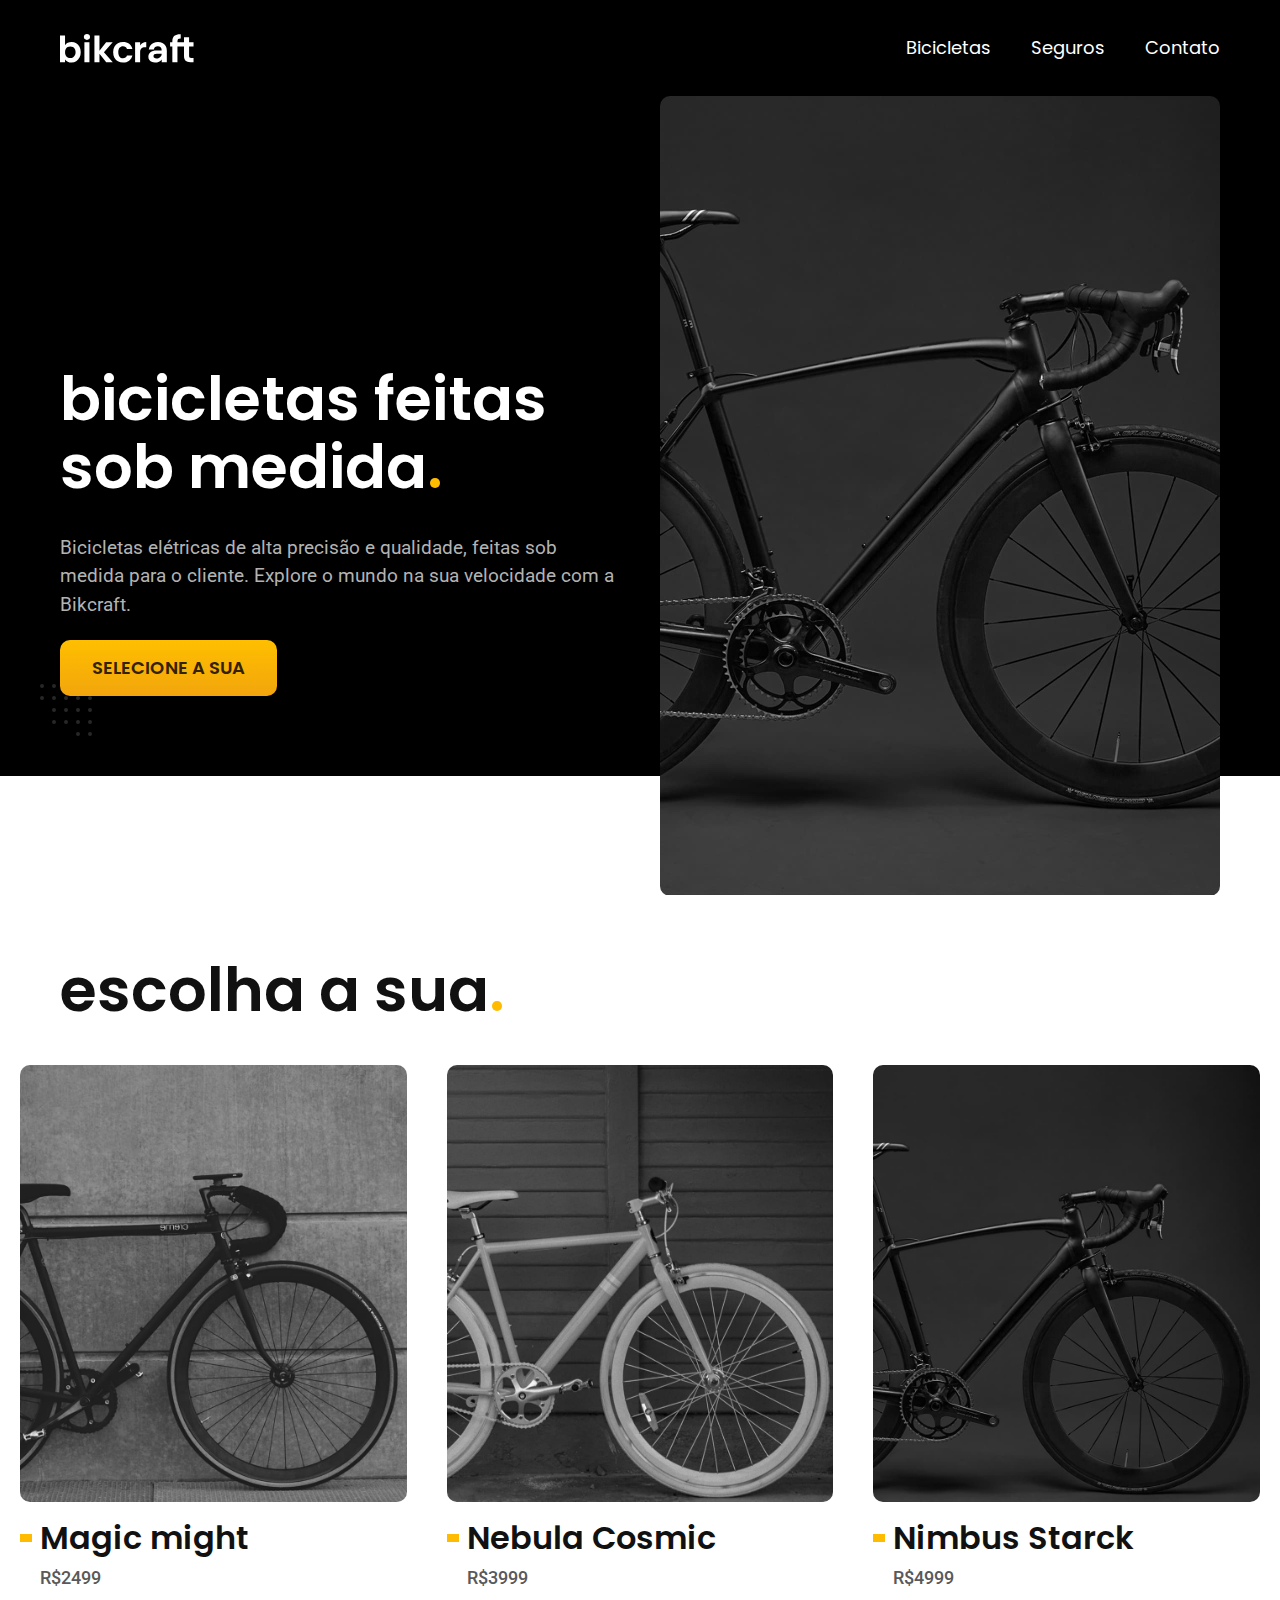
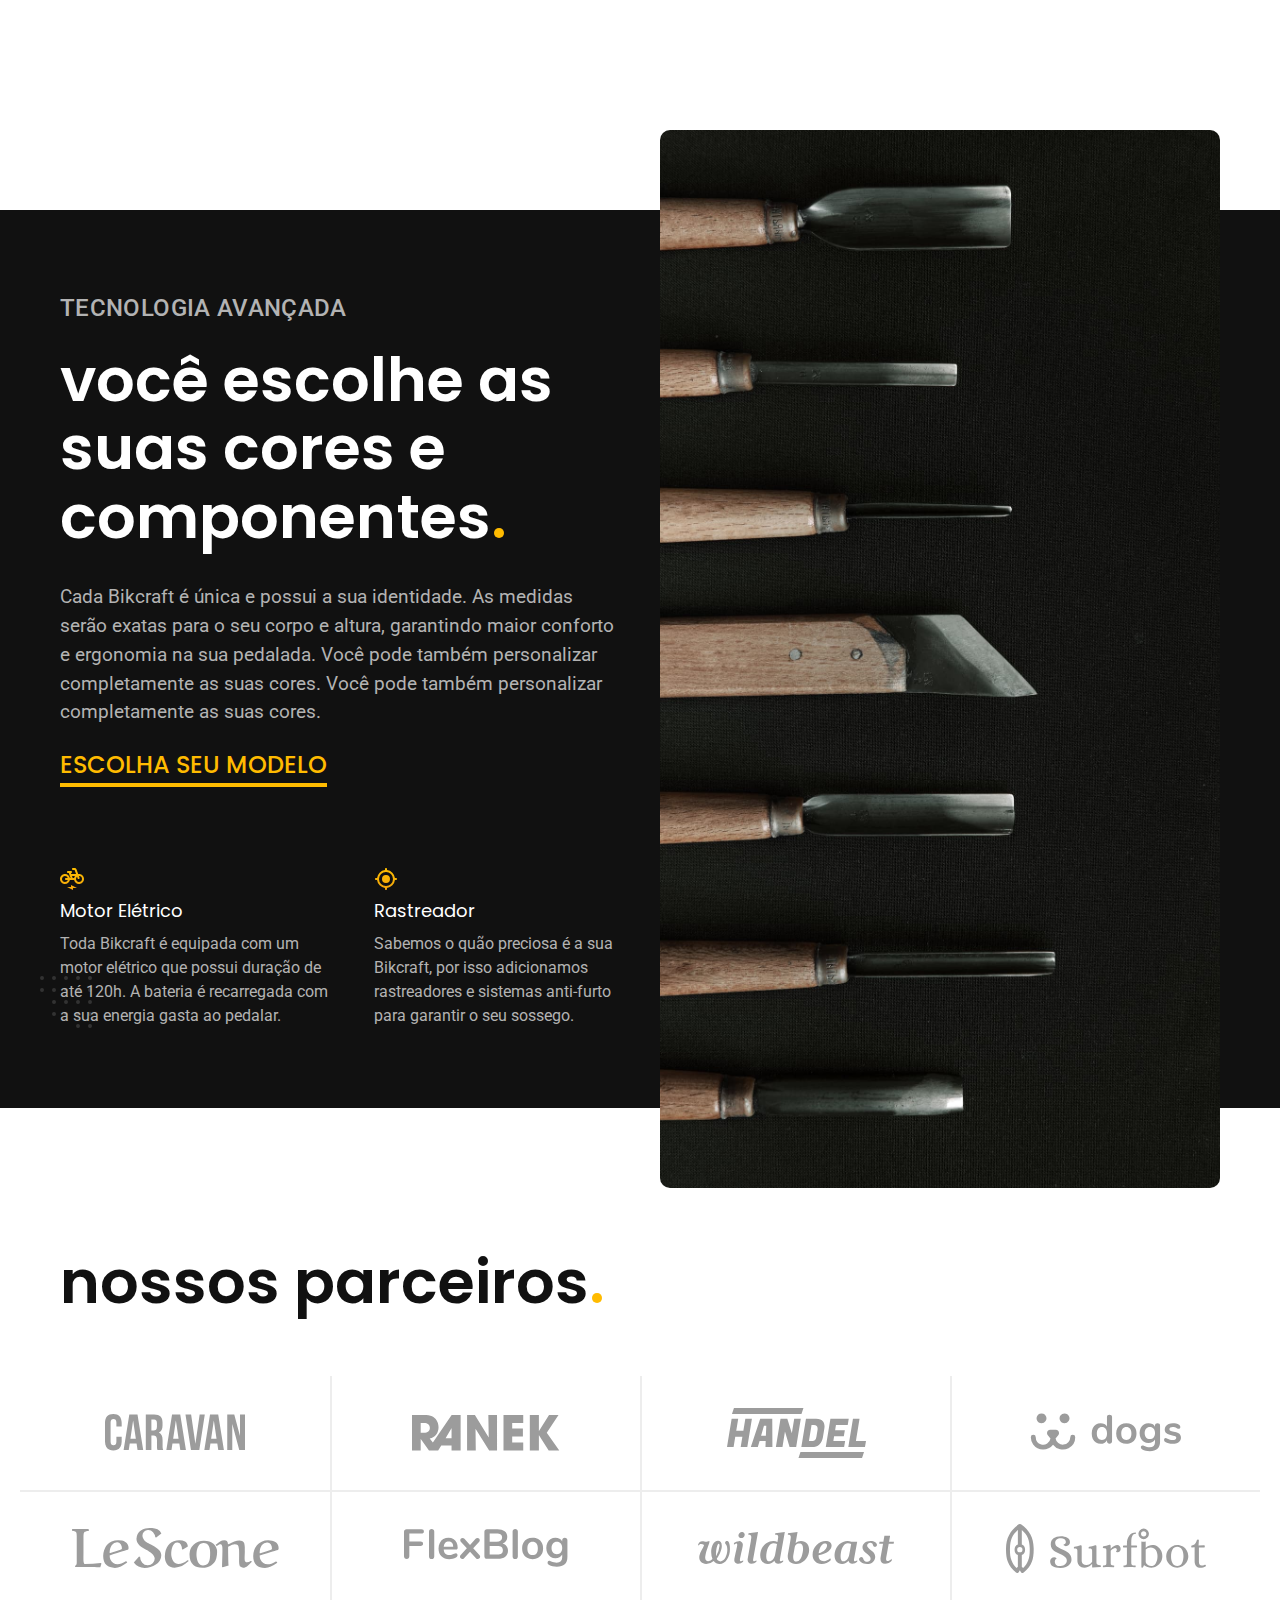
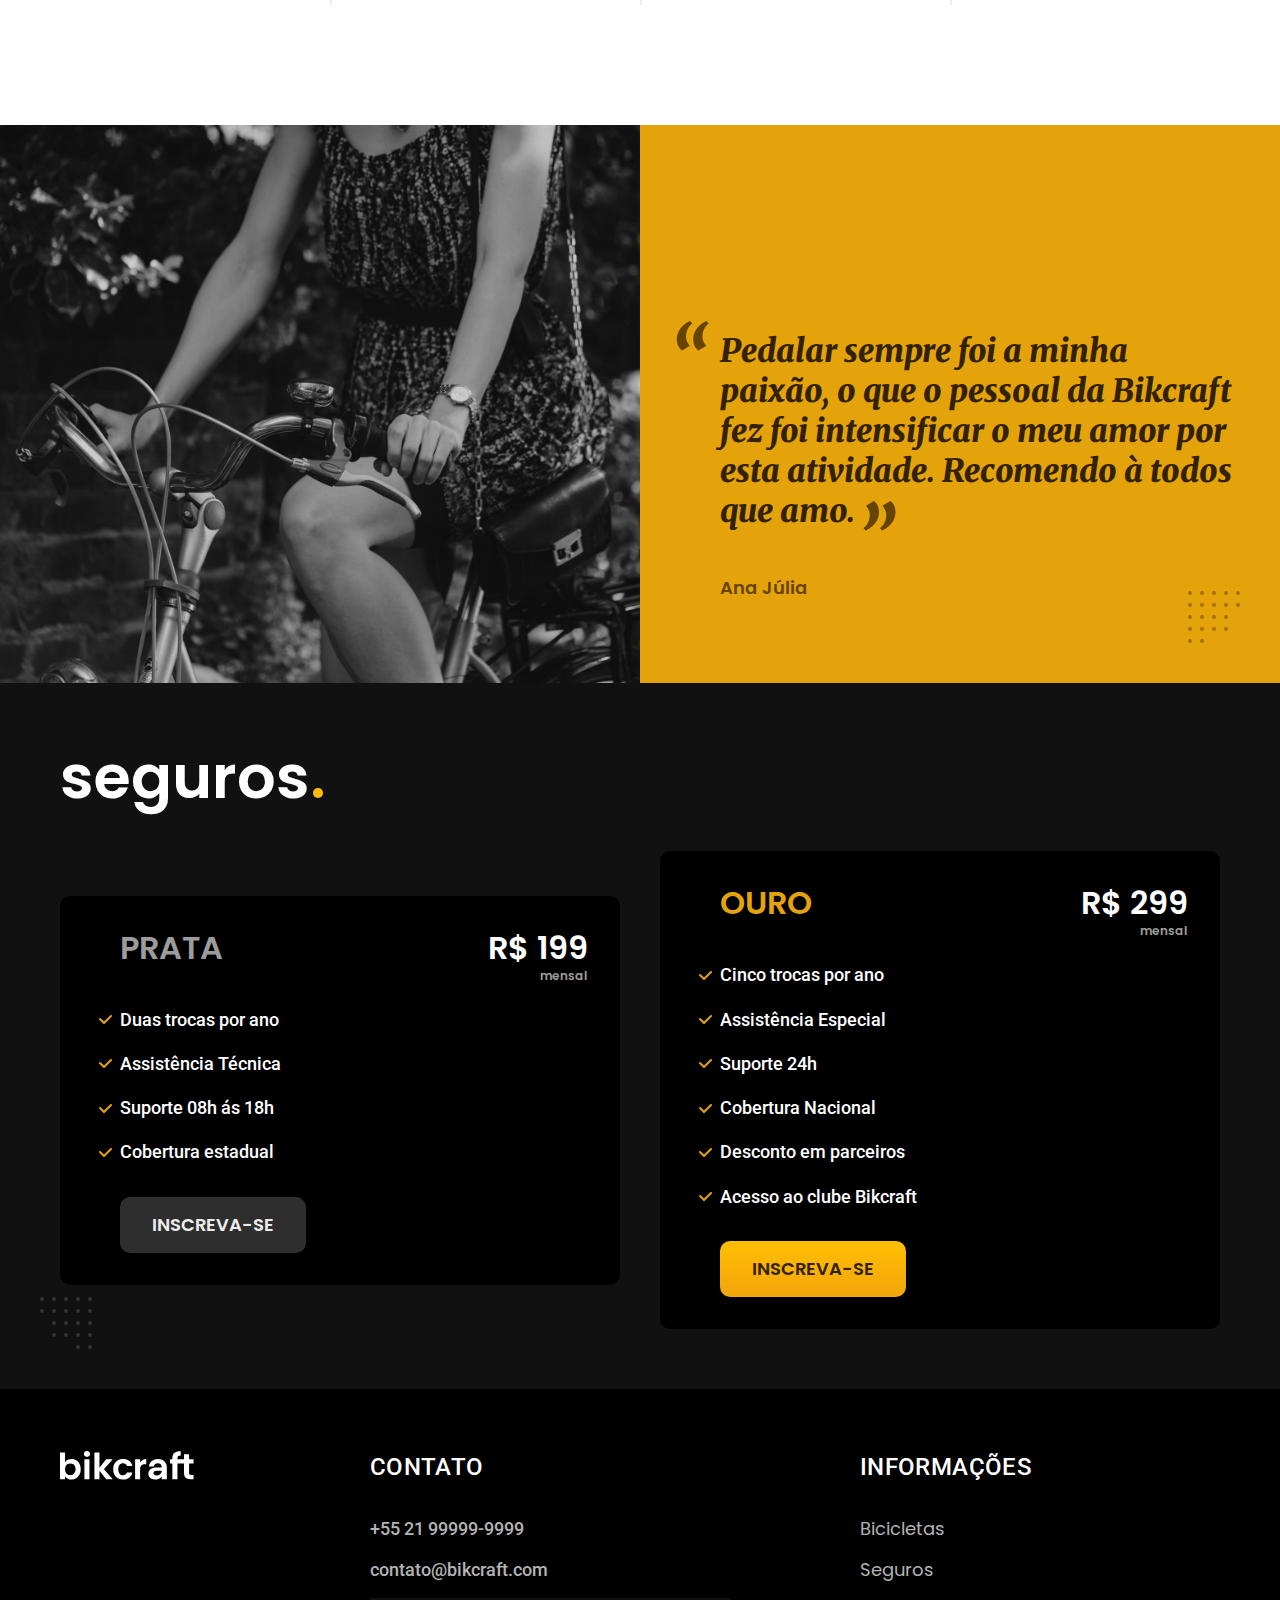
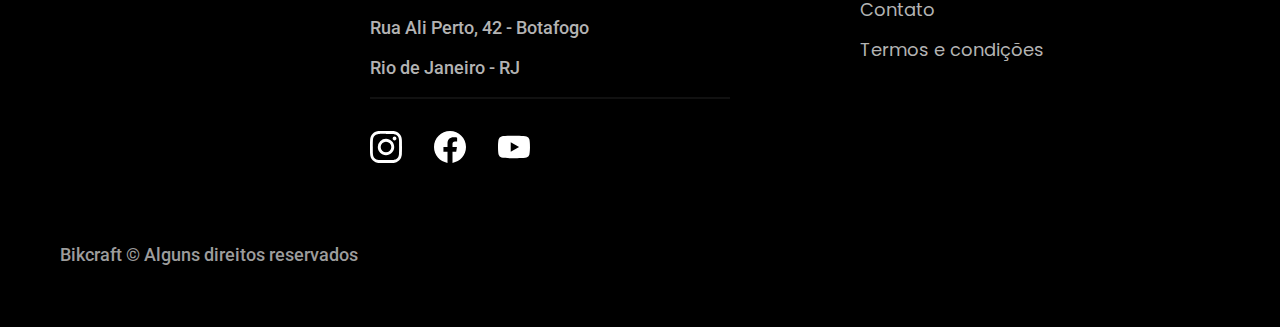
<file: index.html>
<!DOCTYPE html>
<html lang="pt-BR">

<head>
  <meta charset="UTF-8">
  <meta name="viewport" content="width=device-width, initial-scale=1.0">


  <title>Bikcraft - Bicicletas Elétricas</title>
  <meta name="description" content="Bicicletas elétricas de alta precisão e qualidade,  feitas sob medida para o cliente. Explore o mundo na sua velocidade com a Bikcraft.">

  <link rel="preload" href="./css/style.css" as="style">
  <link rel="stylesheet" href="./css/style.css">

  <link rel="preconnect" href="https://fonts.googleapis.com">
  <link rel="preconnect" href="https://fonts.gstatic.com" crossorigin>
  <link href="https://fonts.googleapis.com/css2?family=Merriweather:ital,opsz,wght@0,18..144,300..900;1,18..144,300..900&family=Poppins:ital,wght@0,100;0,200;0,300;0,400;0,500;0,600;0,700;0,800;0,900;1,100;1,200;1,300;1,400;1,500;1,600;1,700;1,800;1,900&family=Roboto:ital,wght@0,100..900;1,100..900&display=swap" rel="stylesheet">

</head>

<body>
  <header class="header-bg">
    <div class="header container">
      <a href="index.html">
        <img src="./img/bikcraft.svg" alt="Bikcraft">
      </a>
      <nav aria-label="primaria">
        <ul class="header-menu font-1-m cor-00">
          <li><a href="./bicicletas.html">Bicicletas</a></li>
          <li><a href="./seguros.html">Seguros</a></li>
          <li><a href="./contato.html">Contato</a></li>
        </ul>
      </nav>
    </div>
  </header>

  <main class="introducao-BG">
    <div class="introducao container">
      <div class="introducao-conteudo">
        <h1 class="font-1-xxl cor-00">bicicletas feitas sob medida<span class="cor-a00">.</span></h1>
        <p class="font-2-l cor-05">Bicicletas elétricas de alta precisão e qualidade, feitas sob medida para o cliente. Explore o mundo na sua velocidade com a Bikcraft.</p>
        <a class="button cor-0" href="./bicicletas.html">selecione a sua</a>
      </div>

      <picture>
        <source media="(max-width: 800px)" srcset="./img/bibicletas/nimbus.jpg"> 
        <img src="./img/fotos/introducao.jpg" alt="Img Nimbus Stack">
      </picture>
    </div>
  </main>

  <article class="bicicletas-lista">
    <h2 class="container font-1-xxl">escolha a sua<span class="cor-a00">.</span></h2>
    <ul>
      <li>
        <a href="./bicicletas/magic.html">
          <img src="./img/bibicletas/magic-home.jpg" alt="Magic might">
          <h3 class="font-1-xl">Magic might</h3>
          <span class="font-2-m cor-08">R$2499</span>
        </a>
      </li>

      <li>
        <a href="./bicicletas/nebula.html">
          <img src="./img/bibicletas/nebula-home.jpg" alt="Nebula Cosmic">
          <h3 class="font-1-xl">Nebula Cosmic</h3>
          <span class="font-2-m cor-08">R$3999</span>
        </a>
      </li>

      <li>
        <a href="./bicicletas/nimbus.html">
          <img src="./img/bibicletas/nimbus-home.jpg" alt="Nimbus Starck">
          <h3 class="font-1-xl">Nimbus Starck</h3>
          <span class="font-2-m cor-08">R$4999</span>
        </a>
      </li>
    </ul>
  </article>

  <article class="tecnologia-BG">
    <div class="tecnologia container">
      <div class="tecnologia-conteudo">
        <span class="font-2-l-b cor-05">tecnologia avançada</span>
        <h2 class="font-1-xxl cor-00">você escolhe as suas cores e componentes<span class="cor-a00">.</span></h2>
        <p class="font-2-l cor-05">Cada Bikcraft é única e possui a sua identidade. As medidas serão exatas para o seu corpo e altura, garantindo maior conforto e ergonomia na sua pedalada. Você pode também personalizar completamente as suas cores. Você pode também personalizar completamente as suas cores.</p>
        <a class="link" href="./bicicletas.html">escolha seu modelo</a>
        <div class="tecnologia-vantagens">
          <div>
            <img src="./img/icones/eletrica.svg" alt="">
            <h3 class="font-1-m cor-00">Motor Elétrico</h3>
            <p class="font-2-s cor-05">Toda Bikcraft é equipada com um motor elétrico que possui duração de até 120h. A bateria é recarregada com a sua energia gasta ao pedalar.</p>
          </div>
          <div>
            <img src="./img/icones/rastreador.svg" alt="">
            <h3 class="font-1-m cor-00">Rastreador</h3>
            <p class="font-2-s cor-05">Sabemos o quão preciosa é a sua Bikcraft, por isso adicionamos rastreadores e sistemas anti-furto para garantir o seu sossego.</p>
          </div>
        </div>
      </div>
      <div class="tecnologia-img">
        <img src="./img/fotos/tecnologia.jpg" alt="imagem decorativa">
      </div>
    </div>
  </article>

  <section class="parceiros" aria-label="Nossos parceiros">
    <h2 class="container font-1-xxl">nossos parceiros<span class="cor-a00">.</span></h2>

    <ul>
      <li><img src="./img/parceiros/caravan.svg" alt="caravan"></li>
      <li><img src="./img/parceiros/ranek.svg" alt="ranek"></li>
      <li><img src="./img/parceiros/handel.svg" alt="handel"></li>
      <li><img src="./img/parceiros/dogs.svg" alt="dogs"></li>
      <li><img src="./img/parceiros/lescone.svg" alt="lescone"></li>
      <li><img src="./img/parceiros/flexblog.svg" alt="flexblog"></li>
      <li><img src="./img/parceiros/wildbeast.svg" alt="wildbeast"></li>
      <li><img src="./img/parceiros/surfbot.svg" alt="surfbot"></li>
    </ul>
  </section>

  <section class="depoimento" aria-label="Depoimento">
    <div>
      <img src="./img/fotos/depoimento.jpg" alt="Pessoa pedalando uma Bikcraft">
    </div>
    <div class="depoimento-conteudo">
      <blockquote class="font-1-xl cor-a04">
        <p>Pedalar sempre foi a minha paixão, o que o pessoal da Bikcraft fez foi intensificar o meu amor por esta atividade. Recomendo à todos que amo.</p>
        <span class="font-1-m-b cor-a03">Ana Júlia</span>
      </blockquote>
    </div>
  </section>

  <article class="seguros-BG">
    <div class="seguros container">
      <h2 class="font-1-xxl cor-00">seguros<span class="cor-a00">.</span></h2>
      <div class="seguros-item">
        <h3 class="font-1-xl cor-06">PRATA</h3>
        <span class="font-1-xl cor-00">R$ 199 <span class="font-1-xs cor-06">mensal</span></span>
        <ul class="font-2-m cor-00">
          <li>Duas trocas por ano</li>
          <li>Assistência Técnica</li>
          <li>Suporte 08h ás 18h</li>
          <li>Cobertura estadual</li>
        </ul>
        <a class="button secundario" href="./orcamento.html">inscreva-se</a>
      </div>
      <div class="seguros-item">
        <h3 class="font-1-xl cor-a01">OURO</h3>
        <span class="font-1-xl cor-00">R$ 299 <span class="font-1-xs cor-06">mensal</span></span>
        <ul class="font-2-m cor-00">
          <li>Cinco trocas por ano</li>
          <li>Assistência Especial</li>
          <li>Suporte 24h</li>
          <li>Cobertura Nacional</li>
          <li>Desconto em parceiros</li>
          <li>Acesso ao clube Bikcraft</li>
        </ul>
        <a class="button" href="./orcamento.html">inscreva-se</a>
      </div>
    </div>
  </article>

  <footer class="footer-BG">
    <div class="footer container">
      <a href="./index.html">
        <img src="./img/bikcraft.svg" alt="Bikcraft">
      </a>
      <div class="footer-contato">
        <h3 class="font-2-l-b cor-00">Contato</h3>
        <ul class="font-2-m cor-05">
          <li><a href="">+55 21 99999-9999</a></li>
          <li><a href="">contato@bikcraft.com</a></li>
          <li>Rua Ali Perto, 42 - Botafogo</li>
          <li>Rio de Janeiro - RJ</li>
        </ul>
        <div class="footer-redes">
          <a href="./"><img src="./img/redes/instagram.svg" alt="Instagram"></a>
          <a href="./"><img src="./img/redes/facebook.svg" alt="facebook"></a>
          <a href="./"><img src="./img/redes/youtube.svg" alt="Youtube"></a>
        </div>
      </div>
      <div class="footer-infomacoes">
        <h3 class="font-2-l-b cor-00">Informações</h3>
        <nav>
          <ul class="font-1-m cor-05">
            <li><a href="./bicicletas.html">Bicicletas</a></li>
            <li><a href="./seguros.html">Seguros</a></li>
            <li><a href="./contato.html">Contato</a></li>
            <li><a href="./termos.html">Termos e condições</a></li>
          </ul>
        </nav>
      </div>
      <p class=" footer-copy font-2-m cor-06">Bikcraft © Alguns direitos reservados</p>
    </div>
  </footer>
</body>

</html>
</file>
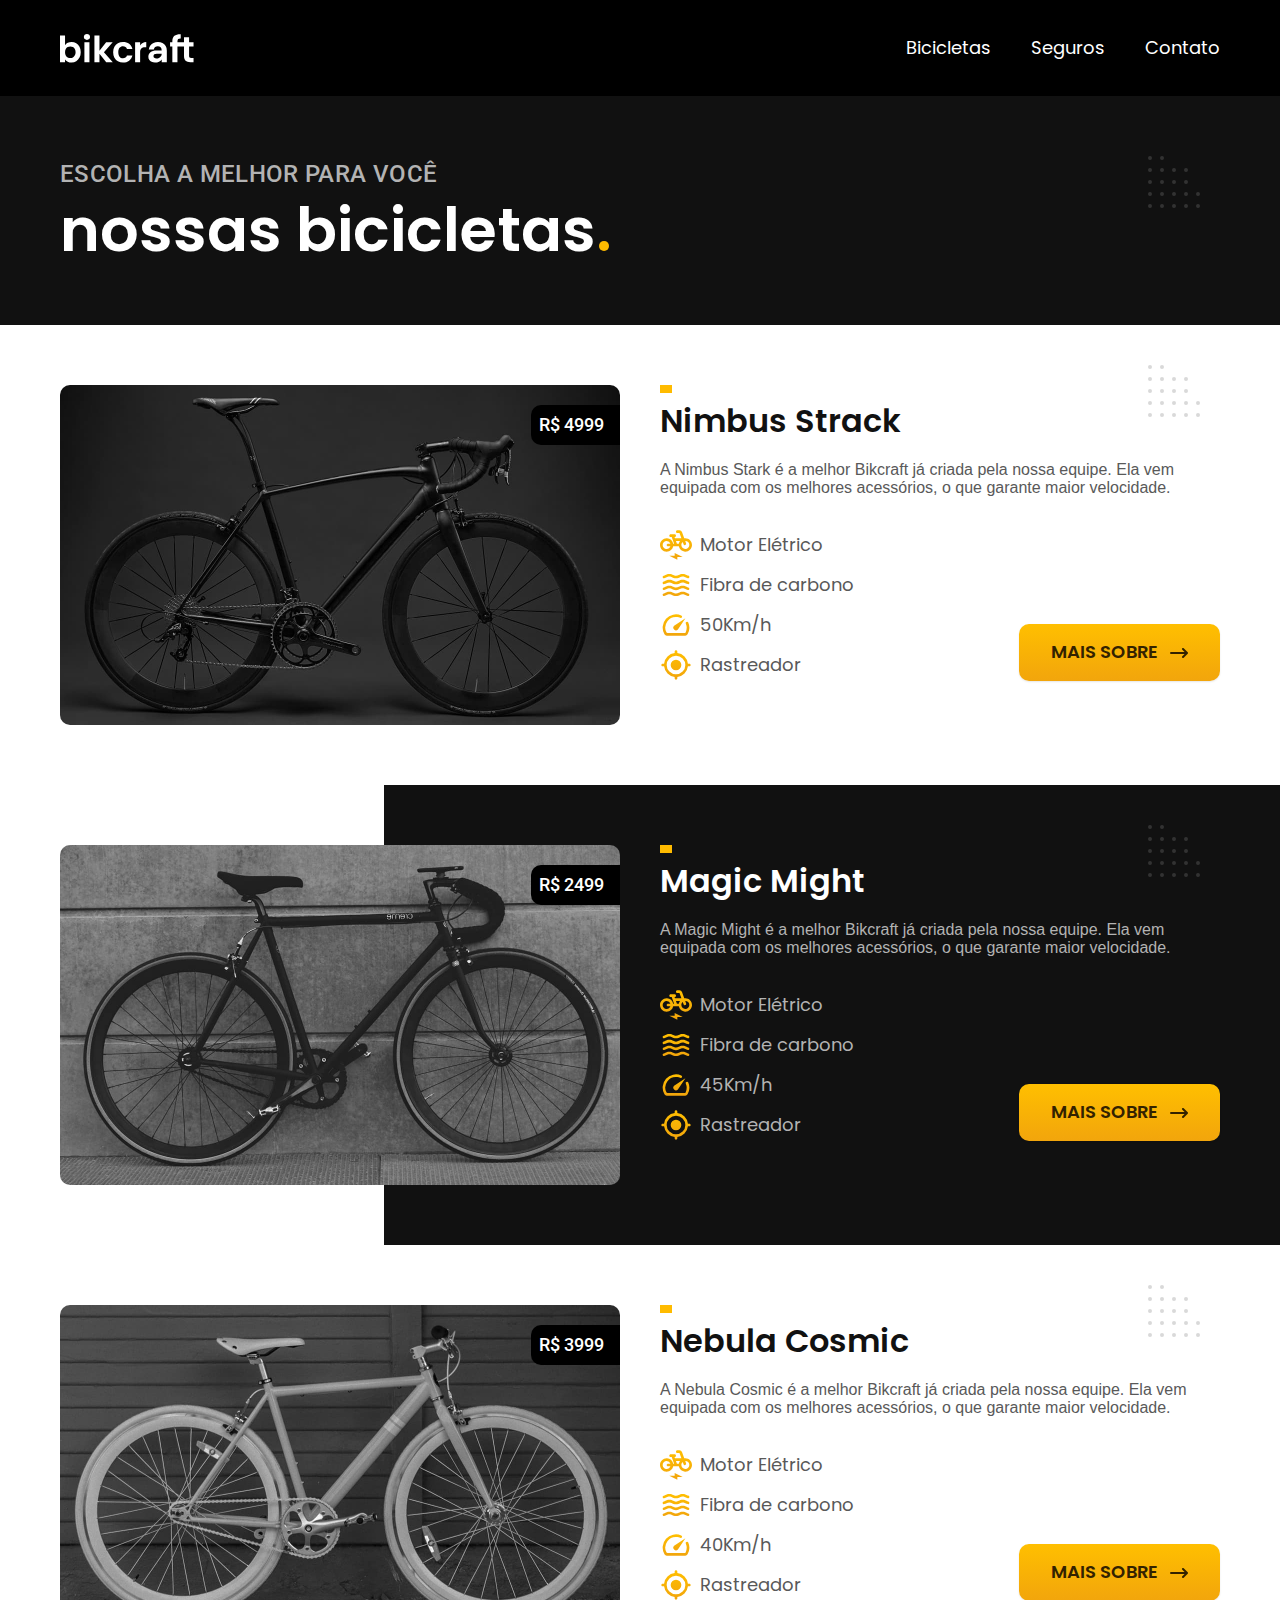
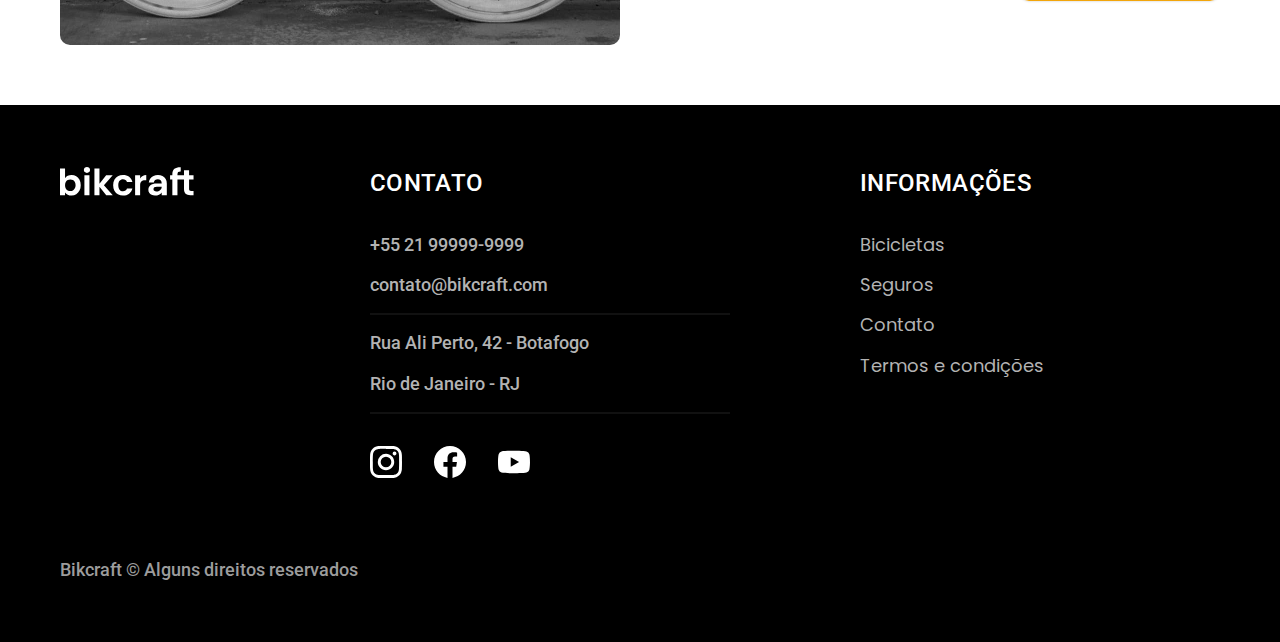
<file: bicicletas.html>
<!DOCTYPE html>
<html lang="pt-BR">

<head>
  <meta charset="UTF-8">
  <meta name="viewport" content="width=device-width, initial-scale=1.0">


  <title>Bicicletas | Bikcraft</title>
  <meta name="description" content="Bicicletas">

  <link rel="preload" href="./css/style.css" as="style">
  <link rel="stylesheet" href="./css/style.css">

  <link rel="preconnect" href="https://fonts.googleapis.com">
  <link rel="preconnect" href="https://fonts.gstatic.com" crossorigin>
  <link href="https://fonts.googleapis.com/css2?family=Merriweather:ital,opsz,wght@0,18..144,300..900;1,18..144,300..900&family=Poppins:ital,wght@0,100;0,200;0,300;0,400;0,500;0,600;0,700;0,800;0,900;1,100;1,200;1,300;1,400;1,500;1,600;1,700;1,800;1,900&family=Roboto:ital,wght@0,100..900;1,100..900&display=swap" rel="stylesheet">

</head>

<body id="bicicletas">
  <header class="header-bg">
    <div class="header container">
      <a href="index.html">
        <img src="./img/bikcraft.svg" alt="Bikcraft">
      </a>
      <nav aria-label="primaria">
        <ul class="header-menu font-1-m cor-00">
          <li><a href="./bicicletas.html">Bicicletas</a></li>
          <li><a href="./seguros.html">Seguros</a></li>
          <li><a href="./contato.html">Contato</a></li>
        </ul>
      </nav>
    </div>
  </header>

  <main>
    <div class="titulo-BG">
      <div class="titulo container">
        <p class="font-2-l-b cor-05">escolha a melhor para você</p>
        <h1 class="font-1-xxl cor-00">nossas bicicletas<span class="cor-a00">.</span></h1>
      </div>
    </div>


    <div class="bicicletas container">
      <div class="bicicletas-img">
        <img src="./img/bibicletas/nimbus.jpg" alt="Nimbus Starck">
        <span class="font-2-m cor-00">R$ 4999</span>
      </div>

      <div class="bicicletas-conteudo">
        <h2 class="font-1-xl">Nimbus Strack</h2>
        <p class="cont-2-s cor-08">A Nimbus Stark é a melhor Bikcraft já criada pela nossa equipe. Ela vem equipada com os melhores acessórios, o que garante maior velocidade.</p>
        <ul class="font-1-m cor-08">
          <li><img src="./img/icones/eletrica.svg" alt="">Motor Elétrico</li>
          <li><img src="./img/icones/carbono.svg" alt="">Fibra de carbono</li>
          <li><img src="./img/icones/velocidade.svg" alt="">50Km/h</li>
          <li><img src="./img/icones/rastreador.svg" alt="">Rastreador</li>
        </ul>
        <a class="button seta" href="./bicicletas/nimbus.html">mais sobre</a>
      </div>
    </div>


    <div class="bicicletas-BG">
      <div class="bicicletas container">
        <div class="bicicletas-img">
          <img src="./img/bibicletas/magic.jpg" alt="Magic Might">
          <span class="font-2-m cor-00">R$ 2499</span>
        </div>

        <div class="bicicletas-conteudo">
          <h2 class="font-1-xl cor-00">Magic Might</h2>
          <p class="cont-2-s cor-05">A Magic Might é a melhor Bikcraft já criada pela nossa equipe. Ela vem equipada com os melhores acessórios, o que garante maior velocidade.</p>
          <ul class="font-1-m cor-05">
            <li><img src="./img/icones/eletrica.svg" alt="">Motor Elétrico</li>
            <li><img src="./img/icones/carbono.svg" alt="">Fibra de carbono</li>
            <li><img src="./img/icones/velocidade.svg" alt="">45Km/h</li>
            <li><img src="./img/icones/rastreador.svg" alt="">Rastreador</li>
          </ul>
          <a class="button seta" href="./bicicletas/magic.html">mais sobre</a>
        </div>
      </div>
    </div>


    <div class="bicicletas container">
      <div class="bicicletas-img">
        <img src="./img/bibicletas/nebula.jpg" alt="Nebula Cosmic">
        <span class="font-2-m cor-00">R$ 3999</span>
      </div>

      <div class="bicicletas-conteudo">
        <h2 class="font-1-xl">Nebula Cosmic</h2>
        <p class="cont-2-s cor-08">A Nebula Cosmic é a melhor Bikcraft já criada pela nossa equipe. Ela vem equipada com os melhores acessórios, o que garante maior velocidade.</p>
        <ul class="font-1-m cor-08">
          <li><img src="./img/icones/eletrica.svg" alt="">Motor Elétrico</li>
          <li><img src="./img/icones/carbono.svg" alt="">Fibra de carbono</li>
          <li><img src="./img/icones/velocidade.svg" alt="">40Km/h</li>
          <li><img src="./img/icones/rastreador.svg" alt="">Rastreador</li>
        </ul>
        <a class="button seta" href="./bicicletas/nebula.html">mais sobre</a>
      </div>
    </div>


  </main>

  <footer class="footer-BG">
    <div class="footer container">
      <a href="./index.html">
        <img src="./img/bikcraft.svg" alt="Bikcraft">
      </a>
      <div class="footer-contato">
        <h3 class="font-2-l-b cor-00">Contato</h3>
        <ul class="font-2-m cor-05">
          <li><a href="">+55 21 99999-9999</a></li>
          <li><a href="">contato@bikcraft.com</a></li>
          <li>Rua Ali Perto, 42 - Botafogo</li>
          <li>Rio de Janeiro - RJ</li>
        </ul>
        <div class="footer-redes">
          <a href="./"><img src="./img/redes/instagram.svg" alt="Instagram"></a>
          <a href="./"><img src="./img/redes/facebook.svg" alt="facebook"></a>
          <a href="./"><img src="./img/redes/youtube.svg" alt="Youtube"></a>
        </div>
      </div>
      <div class="footer-infomacoes">
        <h3 class="font-2-l-b cor-00">Informações</h3>
        <nav>
          <ul class="font-1-m cor-05">
            <li><a href="./bicicletas.html">Bicicletas</a></li>
            <li><a href="./seguros.html">Seguros</a></li>
            <li><a href="./contato.html">Contato</a></li>
            <li><a href="./termos.html">Termos e condições</a></li>
          </ul>
        </nav>
      </div>
      <p class=" footer-copy font-2-m cor-06">Bikcraft © Alguns direitos reservados</p>
    </div>
  </footer>
</body>

</html>
</file>
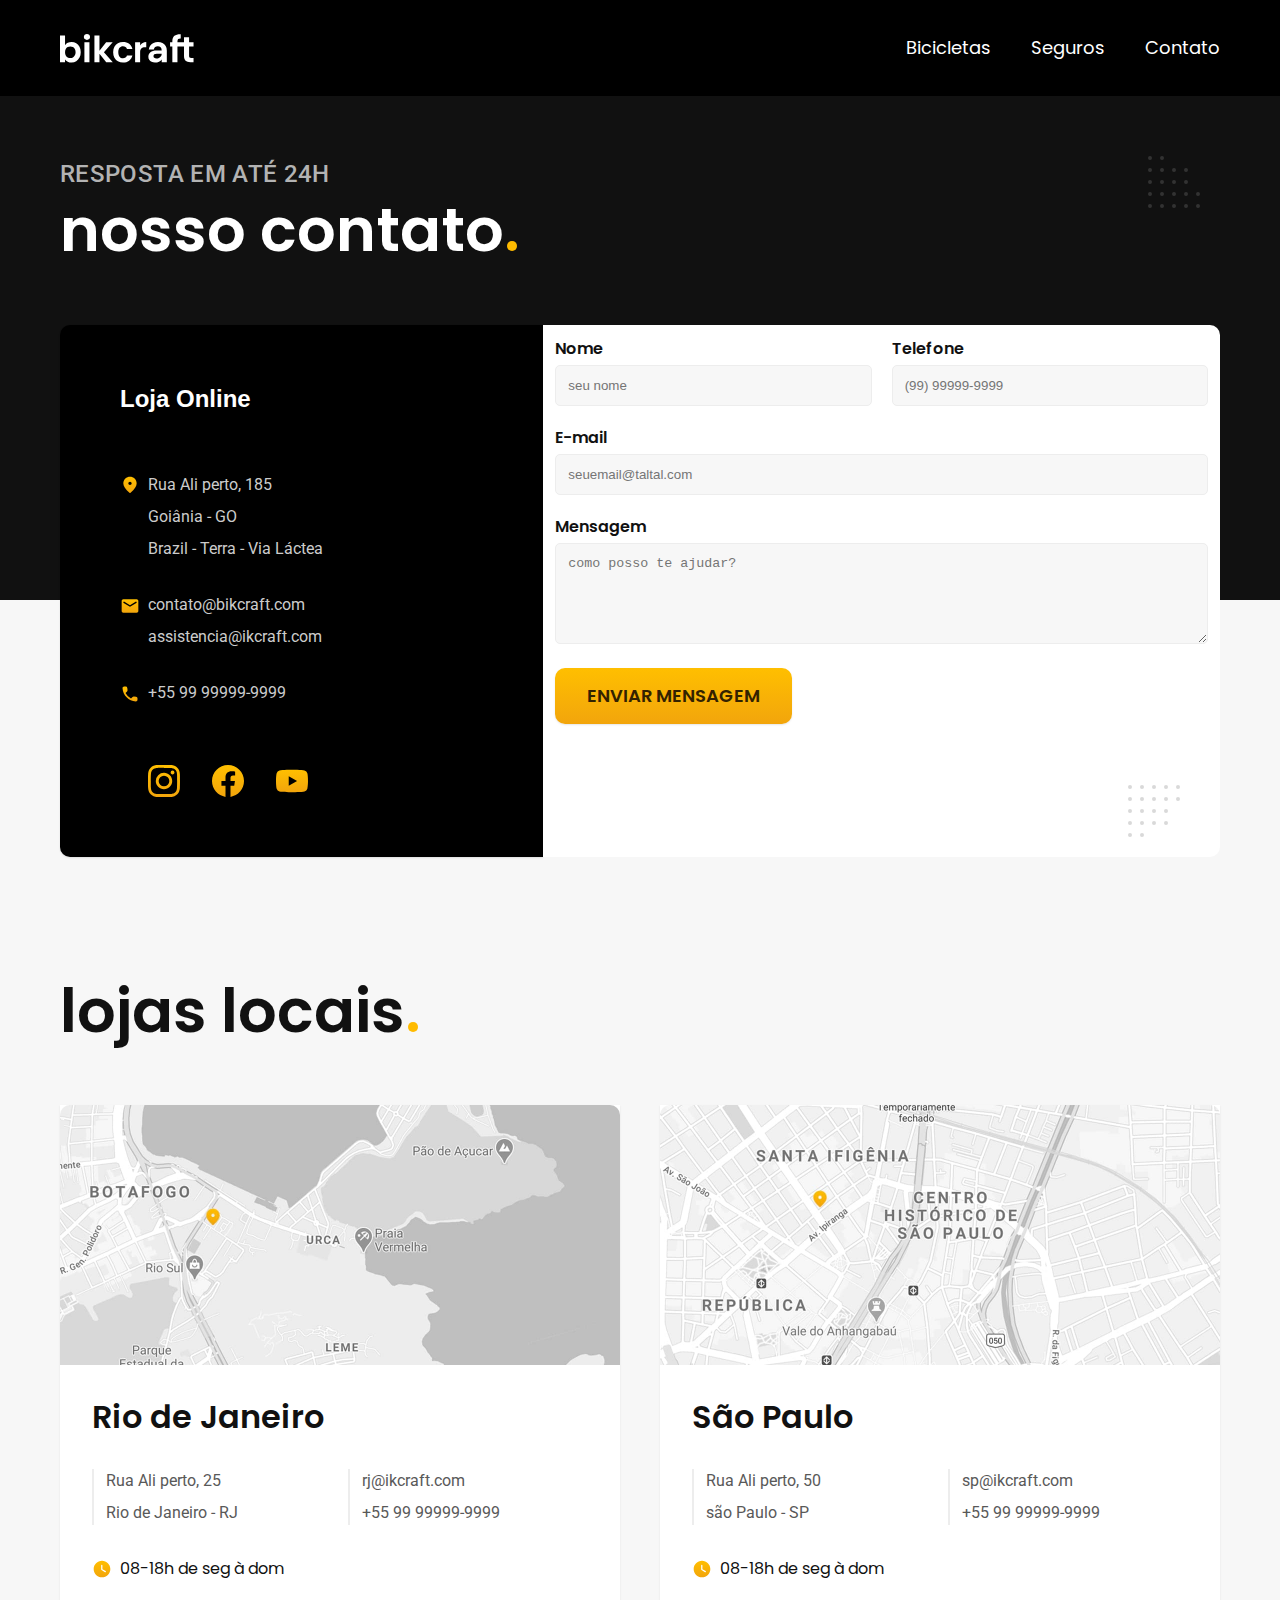
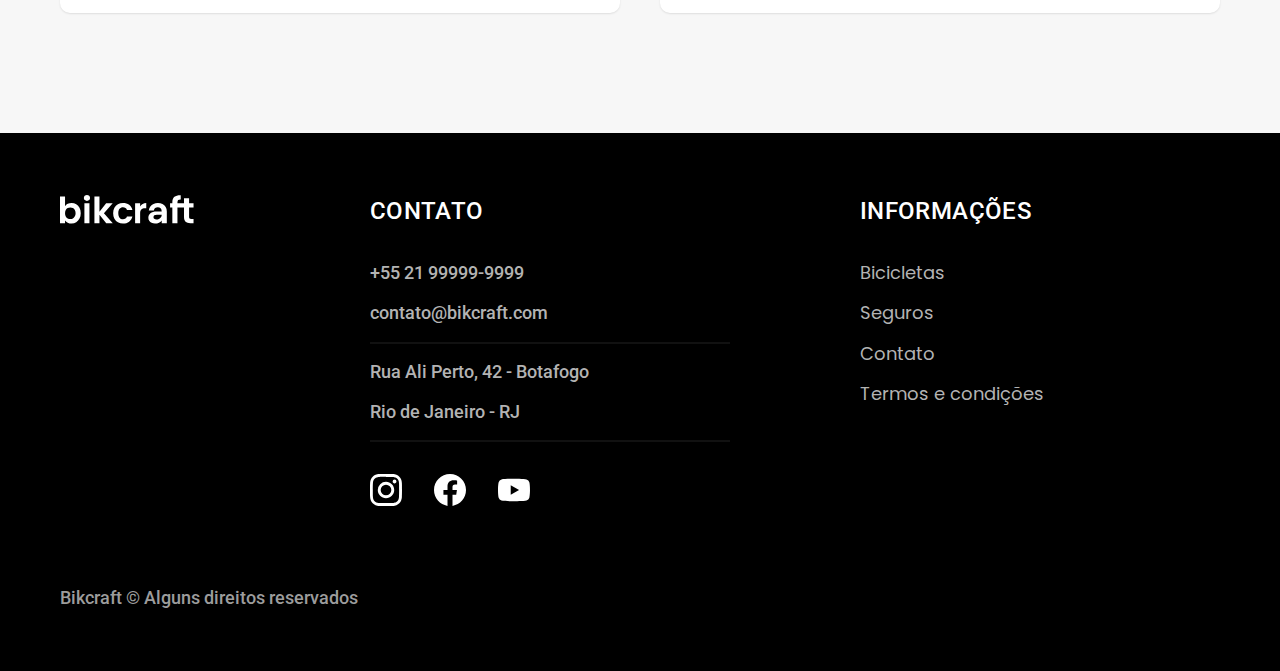
<file: contato.html>
<!DOCTYPE html>
<html lang="pt-BR">

<head>
  <meta charset="UTF-8">
  <meta name="viewport" content="width=device-width, initial-scale=1.0">


  <title>Contato | Bikcraft</title>
  <meta name="description" content="Contato">

  <link rel="preload" href="./css/style.css" as="style">
  <link rel="stylesheet" href="./css/style.css">

  <link rel="preconnect" href="https://fonts.googleapis.com">
  <link rel="preconnect" href="https://fonts.gstatic.com" crossorigin>
  <link href="https://fonts.googleapis.com/css2?family=Merriweather:ital,opsz,wght@0,18..144,300..900;1,18..144,300..900&family=Poppins:ital,wght@0,100;0,200;0,300;0,400;0,500;0,600;0,700;0,800;0,900;1,100;1,200;1,300;1,400;1,500;1,600;1,700;1,800;1,900&family=Roboto:ital,wght@0,100..900;1,100..900&display=swap" rel="stylesheet">

</head>

<body id="contato">
  <header class="header-bg">
    <div class="header container">
      <a href="index.html">
        <img src="./img/bikcraft.svg" alt="Bikcraft">
      </a>
      <nav aria-label="primaria">
        <ul class="header-menu font-1-m cor-00">
          <li><a href="./bicicletas.html">Bicicletas</a></li>
          <li><a href="./seguros.html">Seguros</a></li>
          <li><a href="./contato.html">Contato</a></li>
        </ul>
      </nav>
    </div>
  </header>

  <main>
    <div class="titulo-BG">
      <div class="titulo container">
        <p class="font-2-l-b cor-05">resposta em até 24h</p>
        <h1 class="font-1-xxl cor-00">nosso contato<span class="cor-a00">.</span></h1>
      </div>
    </div>

    <div class="contato container">
      <section class="contato-dados" aria-label="Endereço">
        <h2 class="fon-1-m cor-00">Loja Online</h2>
        <div class="contato-endereco font-2-s cor-04">
          <p>Rua Ali perto, 185</p>
          <p>Goiânia - GO</p>
          <p>Brazil - Terra - Via Láctea</p>
        </div>
        <address class="contato-meios font-2-s cor-04">
          <a href="./">contato@bikcraft.com</a>
          <a href="./">assistencia@ikcraft.com</a>
          <a href="./">+55 99 99999-9999</a>
        </address>
        <div class="contato-redes">
          <a href="./"><img src="./img/redes/instagram-a.svg" alt="Instagram"></a>
          <a href="./"><img src="./img/redes/facebook-a.svg" alt="facebook"></a>
          <a href="./"><img src="./img/redes/youtube-a.svg" alt="Youtube"></a>
        </div>
      </section>

      <section class="contato-formulario" aria-label="Formulario">
        <form class="form" action="./contato.html">

          <div>
            <label for="nome">Nome</label>
            <input type="text" id="nome" name="nome" placeholder="seu nome">
          </div>

          <div>
            <label for="telefone">Telefone</label>
            <input type="text" id="telefone" name="telefone" placeholder="(99) 99999-9999">
          </div>

          <div class="col-2">
            <label for="email">E-mail</label>
            <input type="email" id="email" name="email" placeholder="seuemail@taltal.com">
          </div>

          <div class="col-2">
            <label for="mensagem">Mensagem</label>
            <textarea rows="5" id="mensagem" name="mensagem" placeholder="como posso te ajudar?"></textarea>
          </div>

          <button class="button col-2">enviar mensagem</button>
        </form>
      </section>

    </div>
  </main>

  <article class="lojas container">
    <h2 class="font-1-xxl">lojas locais<span class="cor-a00">.</span></h2>
    <div class="lojas-item">

      <img src="./img/lojas/RJ.jpg" alt="mapa marcando endereço">

      <div class="lojas-conteudo">
        <h3 class="font-1-xl">Rio de Janeiro</h3>
        <div class="lojas-dados font-2-s cor-08">
          <p>Rua Ali perto, 25</p>
          <p>Rio de Janeiro - RJ</p>
        </div>

        <div class="lojas-dados font-2-s cor-08">
          <a href="./">rj@ikcraft.com</a>
          <a href="./">+55 99 99999-9999</a>
        </div>

        <p class="font-1-s lojas-tempo"><img src="./img/icones/horario.svg" alt="">08-18h de seg à dom</p>
      </div>

    </div>

    <div class="lojas-item">

      <img src="./img/lojas/SP.jpg" alt="mapa marcando endereço">

      <div class="lojas-conteudo">
        <h3 class="font-1-xl">São Paulo</h3>
        <div class="lojas-dados font-2-s cor-08">
          <p>Rua Ali perto, 50</p>
          <p>são Paulo - SP</p>
        </div>

        <div class="lojas-dados font-2-s cor-08">
          <a href="./">sp@ikcraft.com</a>
          <a href="./">+55 99 99999-9999</a>
        </div>

        <p class=" font-1-s lojas-tempo"><img src="./img/icones/horario.svg" alt="">08-18h de seg à dom</p>
      </div>

    </div>

  </article>

  <footer class="footer-BG">
    <div class="footer container">
      <a href="./index.html">
        <img src="./img/bikcraft.svg" alt="Bikcraft">
      </a>
      <div class="footer-contato">
        <h3 class="font-2-l-b cor-00">Contato</h3>
        <ul class="font-2-m cor-05">
          <li><a href="">+55 21 99999-9999</a></li>
          <li><a href="">contato@bikcraft.com</a></li>
          <li>Rua Ali Perto, 42 - Botafogo</li>
          <li>Rio de Janeiro - RJ</li>
        </ul>
        <div class="footer-redes">
          <a href="./"><img src="./img/redes/instagram.svg" alt="Instagram"></a>
          <a href="./"><img src="./img/redes/facebook.svg" alt="facebook"></a>
          <a href="./"><img src="./img/redes/youtube.svg" alt="Youtube"></a>
        </div>
      </div>
      <div class="footer-infomacoes">
        <h3 class="font-2-l-b cor-00">Informações</h3>
        <nav>
          <ul class="font-1-m cor-05">
            <li><a href="./bicicletas.html">Bicicletas</a></li>
            <li><a href="./seguros.html">Seguros</a></li>
            <li><a href="./contato.html">Contato</a></li>
            <li><a href="./termos.html">Termos e condições</a></li>
          </ul>
        </nav>
      </div>
      <p class=" footer-copy font-2-m cor-06">Bikcraft © Alguns direitos reservados</p>
    </div>
  </footer>
</body>

</html>
</file>
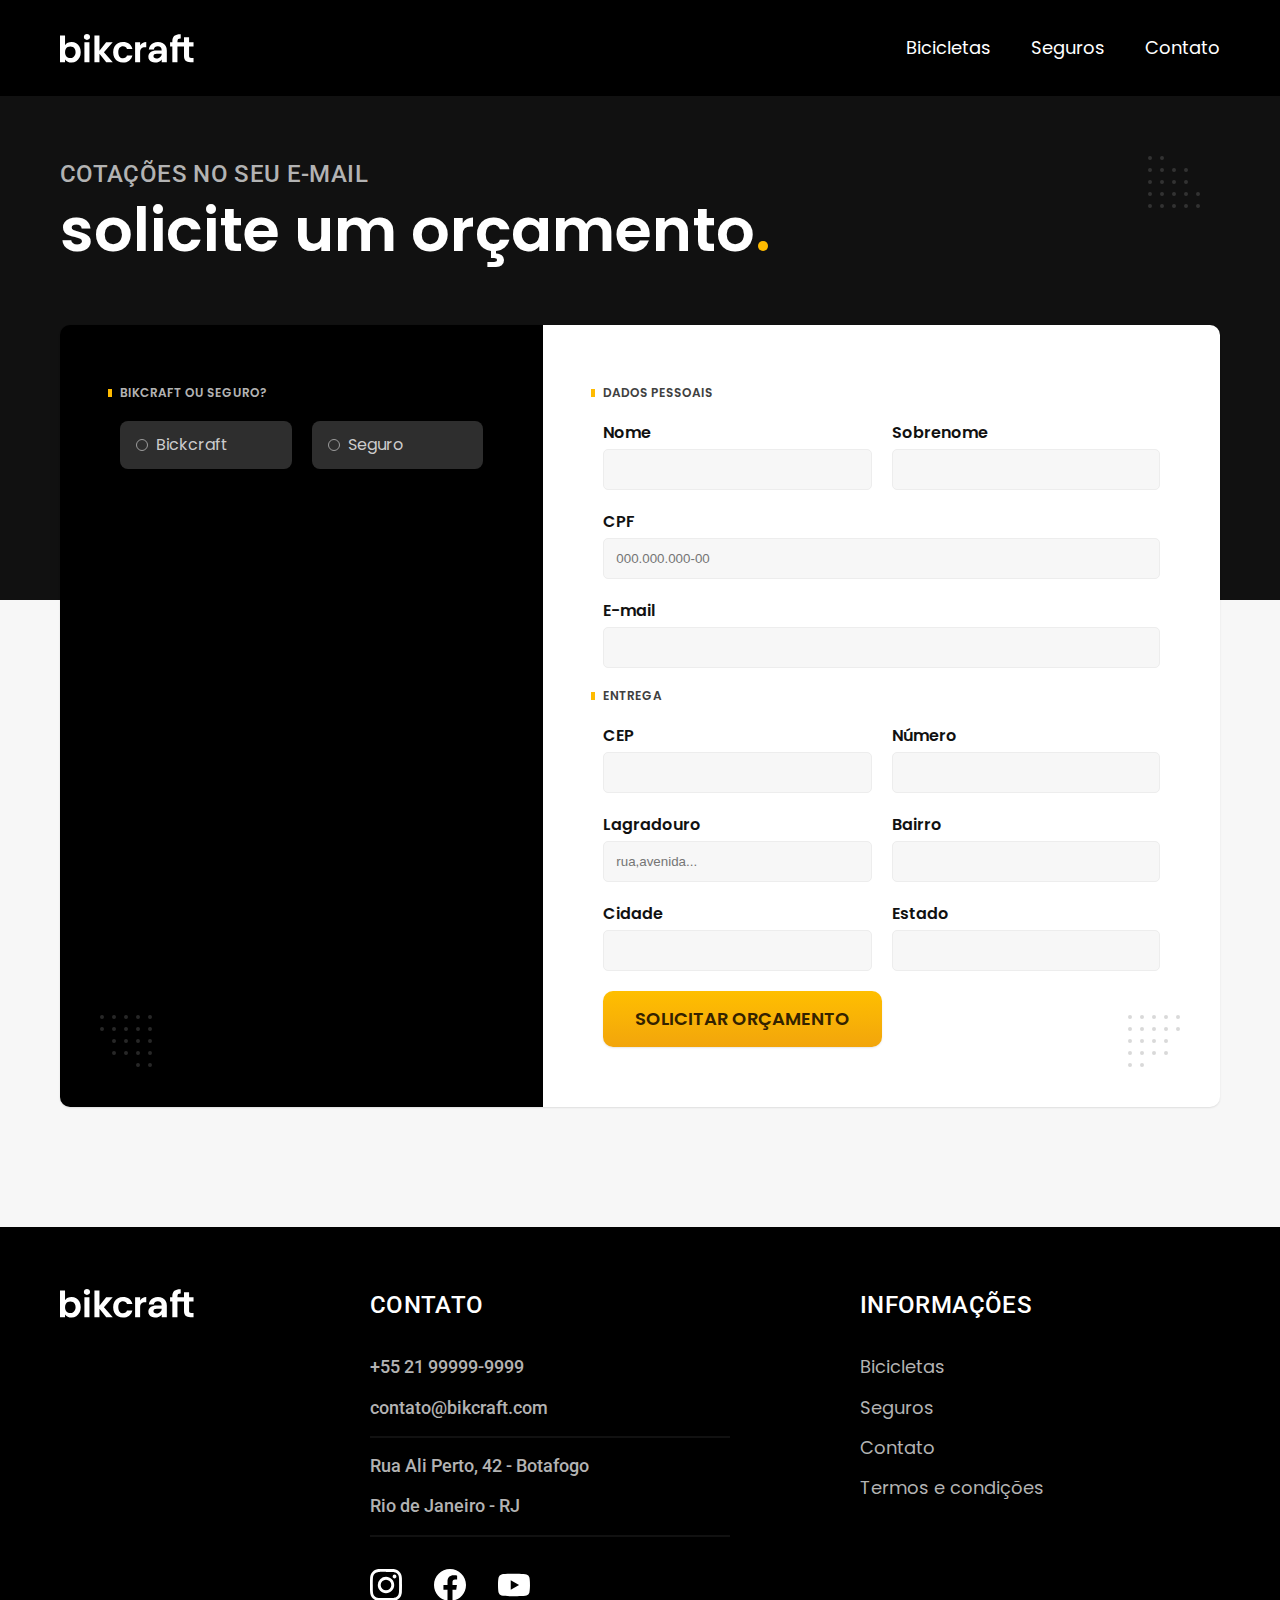
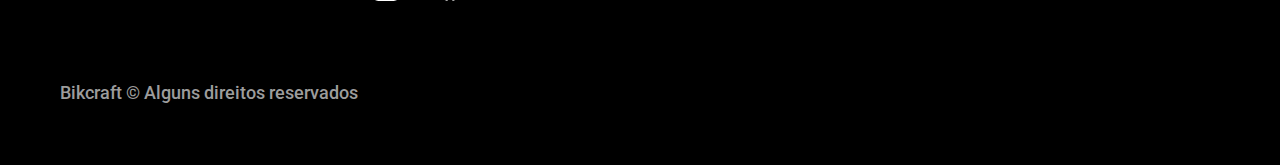
<file: orcamento.html>
<!DOCTYPE html>
<html lang="pt-BR">

<head>
  <meta charset="UTF-8">
  <meta name="viewport" content="width=device-width, initial-scale=1.0">


  <title>Orçamento | Bikcraft</title>
  <meta name="description" content="Orçamento">

  <link rel="preload" href="./css/style.css" as="style">
  <link rel="stylesheet" href="./css/style.css">

  <link rel="preconnect" href="https://fonts.googleapis.com">
  <link rel="preconnect" href="https://fonts.gstatic.com" crossorigin>
  <link href="https://fonts.googleapis.com/css2?family=Merriweather:ital,opsz,wght@0,18..144,300..900;1,18..144,300..900&family=Poppins:ital,wght@0,100;0,200;0,300;0,400;0,500;0,600;0,700;0,800;0,900;1,100;1,200;1,300;1,400;1,500;1,600;1,700;1,800;1,900&family=Roboto:ital,wght@0,100..900;1,100..900&display=swap" rel="stylesheet">

</head>

<body id="orcamento">
  <header class="header-bg">
    <div class="header container">
      <a href="index.html">
        <img src="./img/bikcraft.svg" alt="Bikcraft">
      </a>
      <nav aria-label="primaria">
        <ul class="header-menu font-1-m cor-00">
          <li><a href="./bicicletas.html">Bicicletas</a></li>
          <li><a href="./seguros.html">Seguros</a></li>
          <li><a href="./contato.html">Contato</a></li>
        </ul>
      </nav>
    </div>
  </header>

  <main>
    <div class="titulo-BG">
      <div class="titulo container">
        <p class="font-2-l-b cor-05">Cotações no seu e-mail </p>
        <h1 class="font-1-xxl cor-00">solicite um orçamento<span class="cor-a00">.</span></h1>
      </div>
    </div>

    <form class="orcamento container" action="./">
      <div class="orcamento-produto">
        <h2 class="font-1-xs cor-05">Bikcraft ou Seguro?</h2>

        <input type="radio" name="tipo" value="bikcraft" id="bikcraft">
        <label for="bikcraft">Bickcraft</label>

        <input type="radio" name="tipo" value="seguro" id="seguro">
        <label for="seguro">Seguro</label>

        <div class="orcamento-conteudo" id="orcamento-bikcraft">
          <h2 class="font-1-xs cor-05">Escolha a sua</h2>

          <input type="radio" name="produto" value="nimbus" id="nimbus">
          <label for="nimbus">Nimbus Stark <span>R$4999</span></label>
          <div class="orcamento-detalhe">
            <ul class="font-1-xs cor-08">
              <li><img src="./img/icones/eletrica.svg" alt="">Motor Elétrico</li>
              <li><img src="./img/icones/carbono.svg" alt="">Fibra de Carbono</li>
              <li><img src="./img/icones/velocidade.svg" alt="">50Km/h</li>
              <li><img src="./img/icones/rastreador.svg" alt="">Rastreador</li>
            </ul>
            <img src="./img/bibicletas/nimbus.jpg" alt="Nimbus Stark">
          </div>

          <input type="radio" name="produto" value="magic" id="magic">
          <label for="magic">Magic Might <span>R$2499</span></label>
          <div class="orcamento-detalhe">
            <ul class="font-1-xs cor-08">
              <li><img src="./img/icones/eletrica.svg" alt="">Motor Elétrico</li>
              <li><img src="./img/icones/carbono.svg" alt="">Fibra de Carbono</li>
              <li><img src="./img/icones/velocidade.svg" alt="">45Km/h</li>
              <li><img src="./img/icones/rastreador.svg" alt="">Rastreador</li>
            </ul>
            <img src="./img/bibicletas/magic.jpg" alt="Magic Might">
          </div>

          <input type="radio" name="produto" value="nebula" id="nebula">
          <label for="nebula">Nebula Cosmic <span>R$3999</span></label>
          <div class="orcamento-detalhe">
            <ul class="font-1-xs cor-08">
              <li><img src="./img/icones/eletrica.svg" alt="">Motor Elétrico</li>
              <li><img src="./img/icones/carbono.svg" alt="">Fibra de Carbono</li>
              <li><img src="./img/icones/velocidade.svg" alt="">40Km/h</li>
              <li><img src="./img/icones/rastreador.svg" alt="">Rastreador</li>
            </ul>
            <img src="./img/bibicletas/nebula.jpg" alt="Nebula Cosmic">
          </div>
        </div>

        <div class="orcamento-conteudo" id="orcamento-seguro">
          <h2 class="font-1-xs cor-05">Escolha o plano</h2>

          <input type="radio" name="produto" value="prata" id="prata">
          <label for="prata">Prata <span>R$199</span></label>

          <input type="radio" name="produto" value="Ouro" id="Ouro">
          <label for="Ouro">Ouro <span>R$299</span></label>
        </div>
      </div>

      <div class="orcamento-dados form">
        <h2 class="font-1-xs cor-09 col-2">Dados pessoais</h2>
        <div>
          <label for="nome">Nome</label>
          <input type="text" id="nome" name="nome">
        </div>

        <div>
          <label for="sobrenome">Sobrenome</label>
          <input type="text" id="sobrenome" name="sobrenome">
        </div>

        <div class="col-2">
          <label for="cpf">CPF</label>
          <input type="text" id="cpf" name="cpf" placeholder="000.000.000-00">
        </div>

        <div class="col-2">
          <label for="email">E-mail</label>
          <input type="email" id="email" name="email">
        </div>

        <h2 class="font-1-xs cor-09 col-2">Entrega</h2>

        <div>
          <label for="cep">CEP</label>
          <input type="text" id="cep" name="cep">
        </div>

        <div>
          <label for="numero">Número</label>
          <input type="text" id="numero" name="numero">
        </div>

        <div>
          <label for="lagradouro">Lagradouro</label>
          <input type="text" id="lagradouro" name="lagradouro" placeholder="rua,avenida...">
        </div>

        <div>
          <label for="bairro">Bairro</label>
          <input type="text" id="bairro" name="bairro">
        </div>

        <div>
          <label for="cidade">Cidade</label>
          <input type="text" id="cidade" name="cidade">
        </div>

        <div>
          <label for="estado">Estado</label>
          <input type="text" id="estado" name="estado">
        </div>

        <button class="button col-2">solicitar orçamento</button>
      </div>

    </form>
  </main>

  <footer class="footer-BG">
    <div class="footer container">
      <a href="./index.html">
        <img src="./img/bikcraft.svg" alt="Bikcraft">
      </a>
      <div class="footer-contato">
        <h3 class="font-2-l-b cor-00">Contato</h3>
        <ul class="font-2-m cor-05">
          <li><a href="">+55 21 99999-9999</a></li>
          <li><a href="">contato@bikcraft.com</a></li>
          <li>Rua Ali Perto, 42 - Botafogo</li>
          <li>Rio de Janeiro - RJ</li>
        </ul>
        <div class="footer-redes">
          <a href="./"><img src="./img/redes/instagram.svg" alt="Instagram"></a>
          <a href="./"><img src="./img/redes/facebook.svg" alt="facebook"></a>
          <a href="./"><img src="./img/redes/youtube.svg" alt="Youtube"></a>
        </div>
      </div>
      <div class="footer-infomacoes">
        <h3 class="font-2-l-b cor-00">Informações</h3>
        <nav>
          <ul class="font-1-m cor-05">
            <li><a href="./bicicletas.html">Bicicletas</a></li>
            <li><a href="./seguros.html">Seguros</a></li>
            <li><a href="./contato.html">Contato</a></li>
            <li><a href="./termos.html">Termos e condições</a></li>
          </ul>
        </nav>
      </div>
      <p class=" footer-copy font-2-m cor-06">Bikcraft © Alguns direitos reservados</p>
    </div>
  </footer>
</body>

</html>
</file>
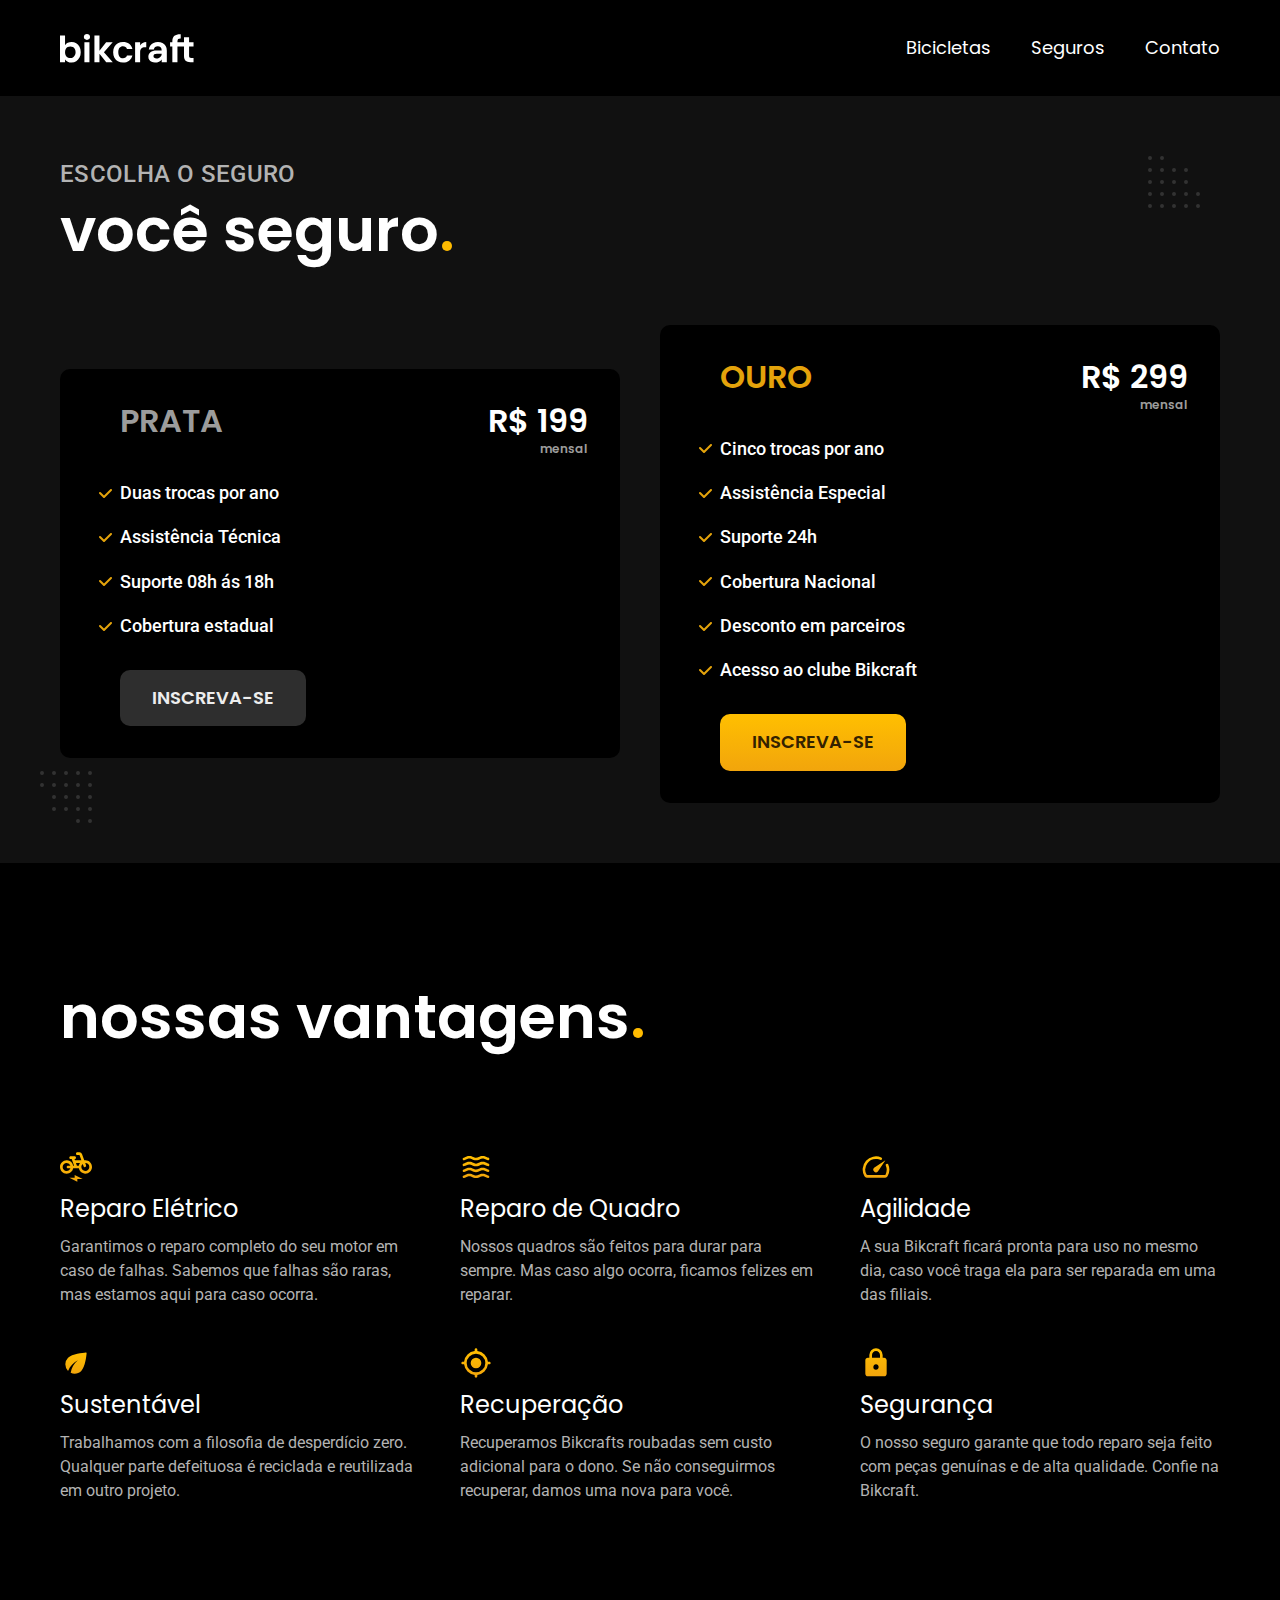
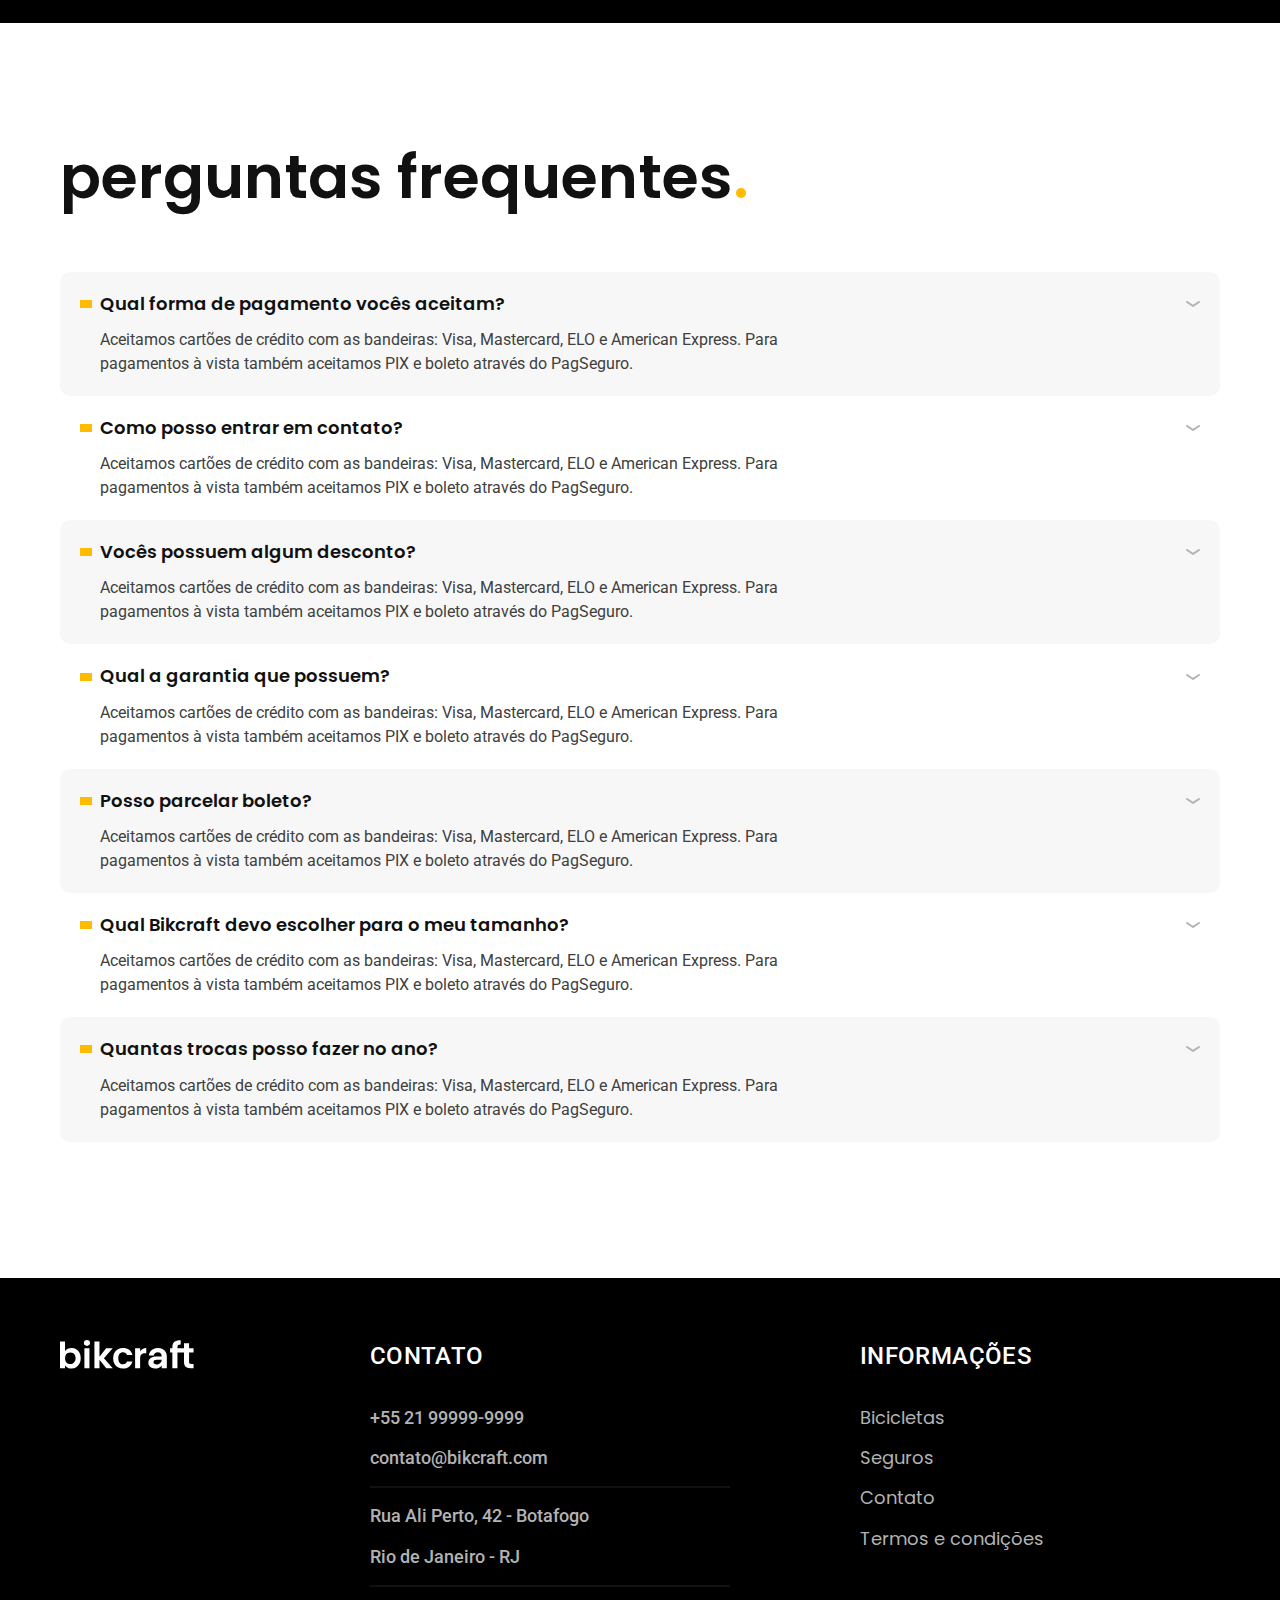
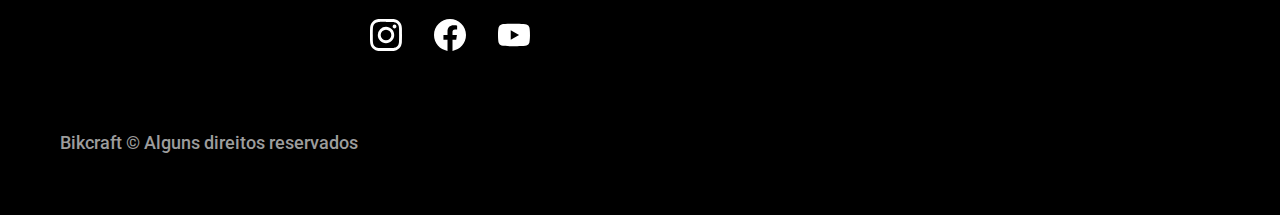
<file: seguros.html>
<!DOCTYPE html>
<html lang="pt-BR">

<head>
  <meta charset="UTF-8">
  <meta name="viewport" content="width=device-width, initial-scale=1.0">


  <title>Seguros | Bikcraft</title>
  <meta name="description" content="Seguros">

  <link rel="preload" href="./css/style.css" as="style">
  <link rel="stylesheet" href="./css/style.css">

  <link rel="preconnect" href="https://fonts.googleapis.com">
  <link rel="preconnect" href="https://fonts.gstatic.com" crossorigin>
  <link href="https://fonts.googleapis.com/css2?family=Merriweather:ital,opsz,wght@0,18..144,300..900;1,18..144,300..900&family=Poppins:ital,wght@0,100;0,200;0,300;0,400;0,500;0,600;0,700;0,800;0,900;1,100;1,200;1,300;1,400;1,500;1,600;1,700;1,800;1,900&family=Roboto:ital,wght@0,100..900;1,100..900&display=swap" rel="stylesheet">

</head>

<body id="seguros">
  <header class="header-bg">
    <div class="header container">
      <a href="index.html">
        <img src="./img/bikcraft.svg" alt="Bikcraft">
      </a>
      <nav aria-label="primaria">
        <ul class="header-menu font-1-m cor-00">
          <li><a href="./bicicletas.html">Bicicletas</a></li>
          <li><a href="./seguros.html">Seguros</a></li>
          <li><a href="./contato.html">Contato</a></li>
        </ul>
      </nav>
    </div>
  </header>

  <main class="seguros-BG">
    <div class="titulo-BG">
      <div class="titulo container">
        <p class="font-2-l-b cor-05">escolha o seguro</p>
        <h1 class="font-1-xxl cor-00">você seguro<span class="cor-a00">.</span></h1>
      </div>
    </div>

    <div class="seguros container">
      <div class="seguros-item">
        <h3 class="font-1-xl cor-06">PRATA</h3>
        <span class="font-1-xl cor-00">R$ 199 <span class="font-1-xs cor-06">mensal</span></span>
        <ul class="font-2-m cor-00">
          <li>Duas trocas por ano</li>
          <li>Assistência Técnica</li>
          <li>Suporte 08h ás 18h</li>
          <li>Cobertura estadual</li>
        </ul>
        <a class="button secundario" href="./orcamento.html">inscreva-se</a>
      </div>
      <div class="seguros-item">
        <h3 class="font-1-xl cor-a01">OURO</h3>
        <span class="font-1-xl cor-00">R$ 299 <span class="font-1-xs cor-06">mensal</span></span>
        <ul class="font-2-m cor-00">
          <li>Cinco trocas por ano</li>
          <li>Assistência Especial</li>
          <li>Suporte 24h</li>
          <li>Cobertura Nacional</li>
          <li>Desconto em parceiros</li>
          <li>Acesso ao clube Bikcraft</li>
        </ul>
        <a class="button" href="./orcamento.html">inscreva-se</a>
      </div>
    </div>
  </main>

  <article class="vantagens-BG">
    <div class="vantagens container">
      <h2 class=" font-1-xxl cor-00">nossas vantagens<span class="cor-a00">.</span></h2>

      <div>
        <ul>
          <li>
            <img src="./img/icones/eletrica.svg" alt="">
            <h3 class=" font-1-l cor-00">Reparo Elétrico</h3>
            <p class=" font-2-s cor-05">Garantimos o reparo completo do seu motor em caso de falhas. Sabemos que falhas são raras, mas estamos aqui para caso ocorra.</p>
          </li>
          <li>
            <img src="./img/icones/carbono.svg" alt="">
            <h3 class=" font-1-l cor-00">Reparo de Quadro</h3>
            <p class=" font-2-s cor-05">Nossos quadros são feitos para durar para sempre. Mas caso algo ocorra, ficamos felizes em reparar.</p>
          </li>
          <li>
            <img src="./img/icones/velocidade.svg" alt="">
            <h3 class=" font-1-l cor-00">Agilidade</h3>
            <p class=" font-2-s cor-05">A sua Bikcraft ficará pronta para uso no mesmo dia, caso você traga ela para ser reparada em uma das filiais.</p>
          </li>
          <li>
            <img src="./img/icones/sustentavel.svg" alt="">
            <h3 class=" font-1-l cor-00">Sustentável</h3>
            <p class=" font-2-s cor-05">Trabalhamos com a filosofia de desperdício zero. Qualquer parte defeituosa é reciclada e reutilizada em outro projeto.</p>
          </li>
          <li>
            <img src="./img/icones/rastreador.svg" alt="">
            <h3 class=" font-1-l cor-00">Recuperação</h3>
            <p class=" font-2-s cor-05">Recuperamos Bikcrafts roubadas sem custo adicional para o dono. Se não conseguirmos recuperar, damos uma nova para você.</p>
          </li>
          <li>
            <img src="./img/icones/seguro.svg" alt="">
            <h3 class=" font-1-l cor-00">Segurança</h3>
            <p class=" font-2-s cor-05">O nosso seguro garante que todo reparo seja feito com peças genuínas e de alta qualidade. Confie na Bikcraft.</p>
          </li>
        </ul>
      </div>
    </div>
  </article>

  <article class="perguntas container">
    <h2 class=" font-1-xxl">perguntas frequentes<span class="cor-a00">.</span></h2>

    <dl>
      <div>
        <dt class="font-1-m-b">Qual forma de pagamento vocês aceitam?</dt>
        <dd class="font-2-s cor-09">Aceitamos cartões de crédito com as bandeiras: Visa, Mastercard, ELO e American Express. Para pagamentos à vista também aceitamos PIX e boleto através do PagSeguro.</dd>
      </div>
      <div>
        <dt class="font-1-m-b">Como posso entrar em contato?</dt>
        <dd class="font-2-s cor-09">Aceitamos cartões de crédito com as bandeiras: Visa, Mastercard, ELO e American Express. Para pagamentos à vista também aceitamos PIX e boleto através do PagSeguro.</dd>
      </div>
      <div>
        <dt class="font-1-m-b">Vocês possuem algum desconto?</dt>
        <dd class="font-2-s cor-09">Aceitamos cartões de crédito com as bandeiras: Visa, Mastercard, ELO e American Express. Para pagamentos à vista também aceitamos PIX e boleto através do PagSeguro.</dd>
      </div>
      <div>
        <dt class="font-1-m-b">Qual a garantia que possuem?</dt>
        <dd class="font-2-s cor-09">Aceitamos cartões de crédito com as bandeiras: Visa, Mastercard, ELO e American Express. Para pagamentos à vista também aceitamos PIX e boleto através do PagSeguro.</dd>
      </div>
      <div>
        <dt class="font-1-m-b">Posso parcelar boleto?</dt>
        <dd class="font-2-s cor-09">Aceitamos cartões de crédito com as bandeiras: Visa, Mastercard, ELO e American Express. Para pagamentos à vista também aceitamos PIX e boleto através do PagSeguro.</dd>
      </div>
      <div>
        <dt class="font-1-m-b">Qual Bikcraft devo escolher para o meu tamanho?</dt>
        <dd class="font-2-s cor-09">Aceitamos cartões de crédito com as bandeiras: Visa, Mastercard, ELO e American Express. Para pagamentos à vista também aceitamos PIX e boleto através do PagSeguro.</dd>
      </div>
      <div>
        <dt class="font-1-m-b">Quantas trocas posso fazer no ano?</dt>
        <dd class="font-2-s cor-09">Aceitamos cartões de crédito com as bandeiras: Visa, Mastercard, ELO e American Express. Para pagamentos à vista também aceitamos PIX e boleto através do PagSeguro.</dd>
      </div>
    </dl>
  </article>

  <footer class="footer-BG">
    <div class="footer container">
      <a href="./index.html">
        <img src="./img/bikcraft.svg" alt="Bikcraft">
      </a>
      <div class="footer-contato">
        <h3 class="font-2-l-b cor-00">Contato</h3>
        <ul class="font-2-m cor-05">
          <li><a href="">+55 21 99999-9999</a></li>
          <li><a href="">contato@bikcraft.com</a></li>
          <li>Rua Ali Perto, 42 - Botafogo</li>
          <li>Rio de Janeiro - RJ</li>
        </ul>
        <div class="footer-redes">
          <a href="./"><img src="./img/redes/instagram.svg" alt="Instagram"></a>
          <a href="./"><img src="./img/redes/facebook.svg" alt="facebook"></a>
          <a href="./"><img src="./img/redes/youtube.svg" alt="Youtube"></a>
        </div>
      </div>
      <div class="footer-infomacoes">
        <h3 class="font-2-l-b cor-00">Informações</h3>
        <nav>
          <ul class="font-1-m cor-05">
            <li><a href="./bicicletas.html">Bicicletas</a></li>
            <li><a href="./seguros.html">Seguros</a></li>
            <li><a href="./contato.html">Contato</a></li>
            <li><a href="./termos.html">Termos e condições</a></li>
          </ul>
        </nav>
      </div>
      <p class=" footer-copy font-2-m cor-06">Bikcraft © Alguns direitos reservados</p>
    </div>
  </footer>
</body>

</html>
</file>
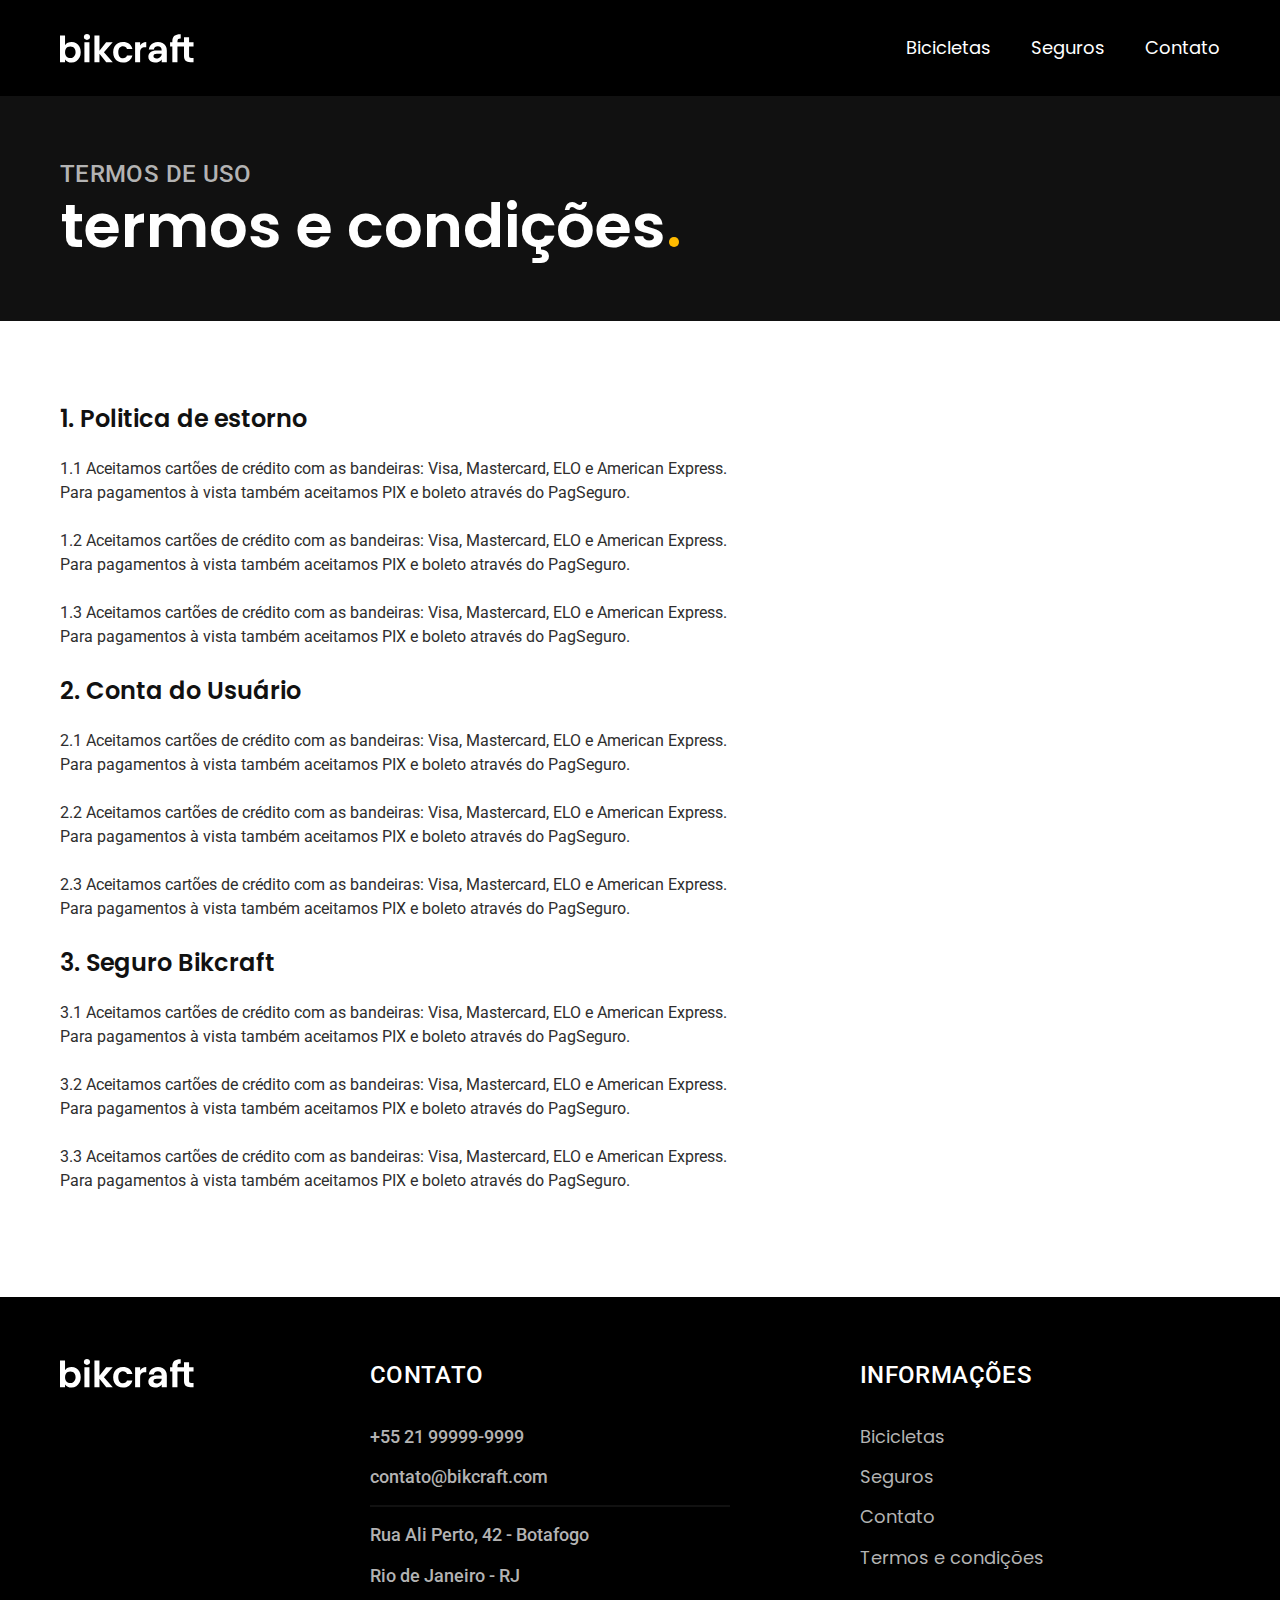
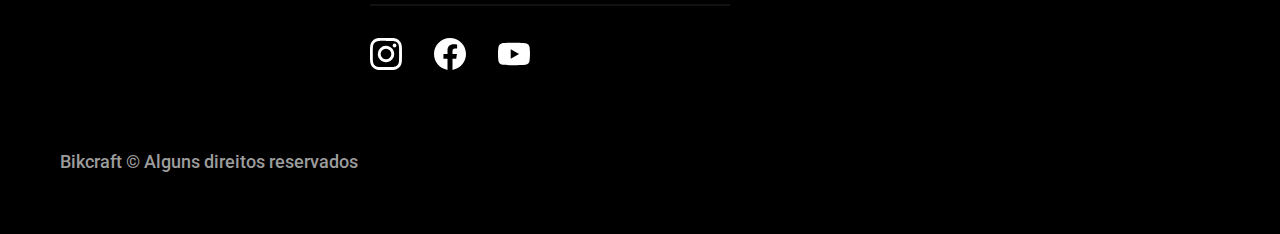
<file: termos.html>
<!DOCTYPE html>
<html lang="pt-BR">

<head>
  <meta charset="UTF-8">
  <meta name="viewport" content="width=device-width, initial-scale=1.0">


  <title>Termos e condições | Bikcraft</title>
  <meta name="description" content="Termos e condições">

  <link rel="preload" href="./css/style.css" as="style">
  <link rel="stylesheet" href="./css/style.css">

  <link rel="preconnect" href="https://fonts.googleapis.com">
  <link rel="preconnect" href="https://fonts.gstatic.com" crossorigin>
  <link href="https://fonts.googleapis.com/css2?family=Merriweather:ital,opsz,wght@0,18..144,300..900;1,18..144,300..900&family=Poppins:ital,wght@0,100;0,200;0,300;0,400;0,500;0,600;0,700;0,800;0,900;1,100;1,200;1,300;1,400;1,500;1,600;1,700;1,800;1,900&family=Roboto:ital,wght@0,100..900;1,100..900&display=swap" rel="stylesheet">

</head>

<body id="termos">
  <header class="header-bg">
    <div class="header container">
      <a href="index.html">
        <img src="./img/bikcraft.svg" alt="Bikcraft">
      </a>
      <nav aria-label="primaria">
        <ul class="header-menu font-1-m cor-00">
          <li><a href="./bicicletas.html">Bicicletas</a></li>
          <li><a href="./seguros.html">Seguros</a></li>
          <li><a href="./contato.html">Contato</a></li>
        </ul>
      </nav>
    </div>
  </header>

  <main>
    <div class="titulo-BG">
      <div class="tiulo container">
        <p class="font-2-l-b cor-05">termos de uso</p>
        <h1 class="font-1-xxl cor-00">termos e condições<span class="cor-a00">.</span></h1>
      </div>
    </div>

    <div class="termos font-2-s cor-10 container">
      <h2 class="font-1-l cor-11">1. Politica de estorno</h2>
      <p>1.1 Aceitamos cartões de crédito com as bandeiras: Visa, Mastercard, ELO e American Express. Para pagamentos à vista também aceitamos PIX e boleto através do PagSeguro.</p>
      <p>1.2 Aceitamos cartões de crédito com as bandeiras: Visa, Mastercard, ELO e American Express. Para pagamentos à vista também aceitamos PIX e boleto através do PagSeguro.</p>
      <p>1.3 Aceitamos cartões de crédito com as bandeiras: Visa, Mastercard, ELO e American Express. Para pagamentos à vista também aceitamos PIX e boleto através do PagSeguro.</p>

      <h2 class="font-1-l cor-11">2. Conta do Usuário</h2>
      <p>2.1 Aceitamos cartões de crédito com as bandeiras: Visa, Mastercard, ELO e American Express. Para pagamentos à vista também aceitamos PIX e boleto através do PagSeguro.</p>
      <p>2.2 Aceitamos cartões de crédito com as bandeiras: Visa, Mastercard, ELO e American Express. Para pagamentos à vista também aceitamos PIX e boleto através do PagSeguro.</p>
      <p>2.3 Aceitamos cartões de crédito com as bandeiras: Visa, Mastercard, ELO e American Express. Para pagamentos à vista também aceitamos PIX e boleto através do PagSeguro.</p>

      <h2 class="font-1-l cor-11">3. Seguro Bikcraft</h2>
      <p>3.1 Aceitamos cartões de crédito com as bandeiras: Visa, Mastercard, ELO e American Express. Para pagamentos à vista também aceitamos PIX e boleto através do PagSeguro.</p>
      <p>3.2 Aceitamos cartões de crédito com as bandeiras: Visa, Mastercard, ELO e American Express. Para pagamentos à vista também aceitamos PIX e boleto através do PagSeguro.</p>
      <p>3.3 Aceitamos cartões de crédito com as bandeiras: Visa, Mastercard, ELO e American Express. Para pagamentos à vista também aceitamos PIX e boleto através do PagSeguro.</p>
    </div>
  </main>

  <footer class="footer-BG">
    <div class="footer container">
      <a href="./index.html">
        <img src="./img/bikcraft.svg" alt="Bikcraft">
      </a>
      <div class="footer-contato">
        <h3 class="font-2-l-b cor-00">Contato</h3>
        <ul class="font-2-m cor-05">
          <li><a href="">+55 21 99999-9999</a></li>
          <li><a href="">contato@bikcraft.com</a></li>
          <li>Rua Ali Perto, 42 - Botafogo</li>
          <li>Rio de Janeiro - RJ</li>
        </ul>
        <div class="footer-redes">
          <a href="./"><img src="./img/redes/instagram.svg" alt="Instagram"></a>
          <a href="./"><img src="./img/redes/facebook.svg" alt="facebook"></a>
          <a href="./"><img src="./img/redes/youtube.svg" alt="Youtube"></a>
        </div>
      </div>
      <div class="footer-infomacoes">
        <h3 class="font-2-l-b cor-00">Informações</h3>
        <nav>
          <ul class="font-1-m cor-05">
            <li><a href="./bicicletas.html">Bicicletas</a></li>
            <li><a href="./seguros.html">Seguros</a></li>
            <li><a href="./contato.html">Contato</a></li>
            <li><a href="./termos.html">Termos e condições</a></li>
          </ul>
        </nav>
      </div>
      <p class=" footer-copy font-2-m cor-06">Bikcraft © Alguns direitos reservados</p>
    </div>
  </footer>
</body>

</html>
</file>
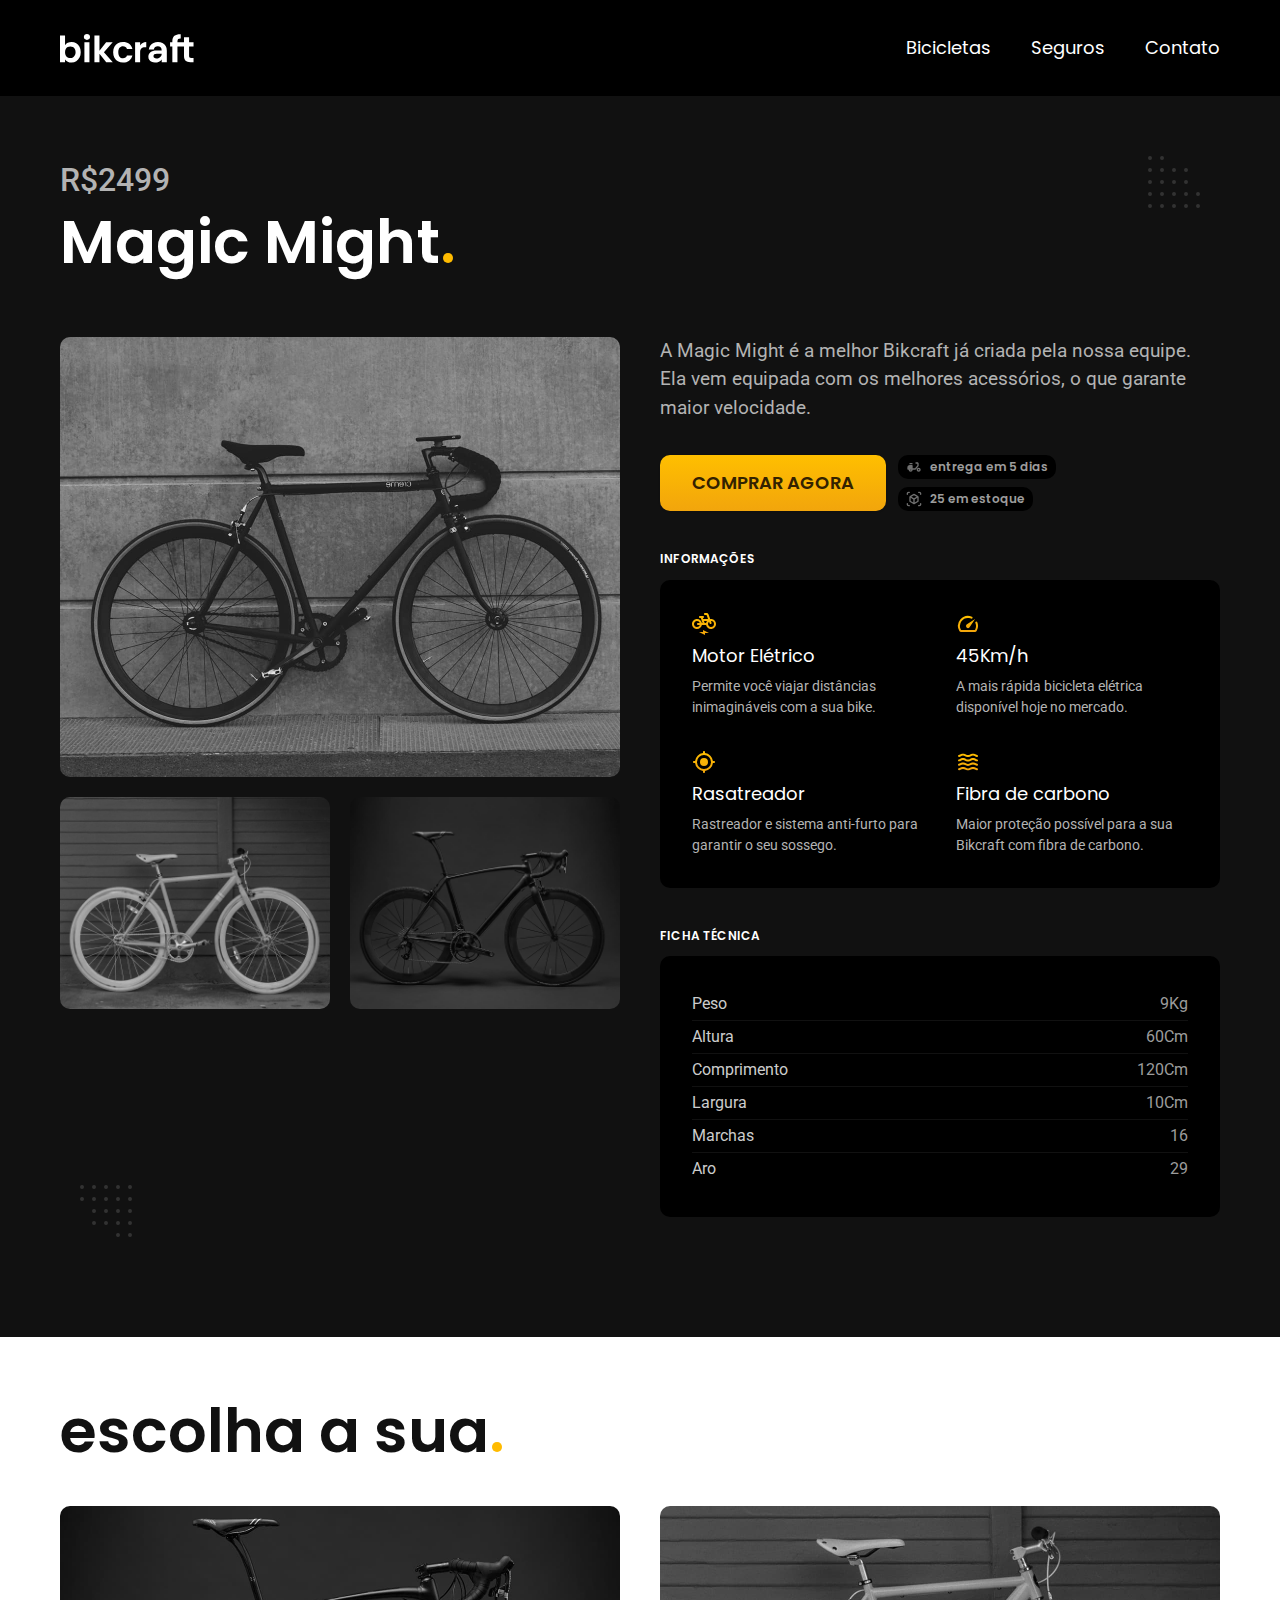
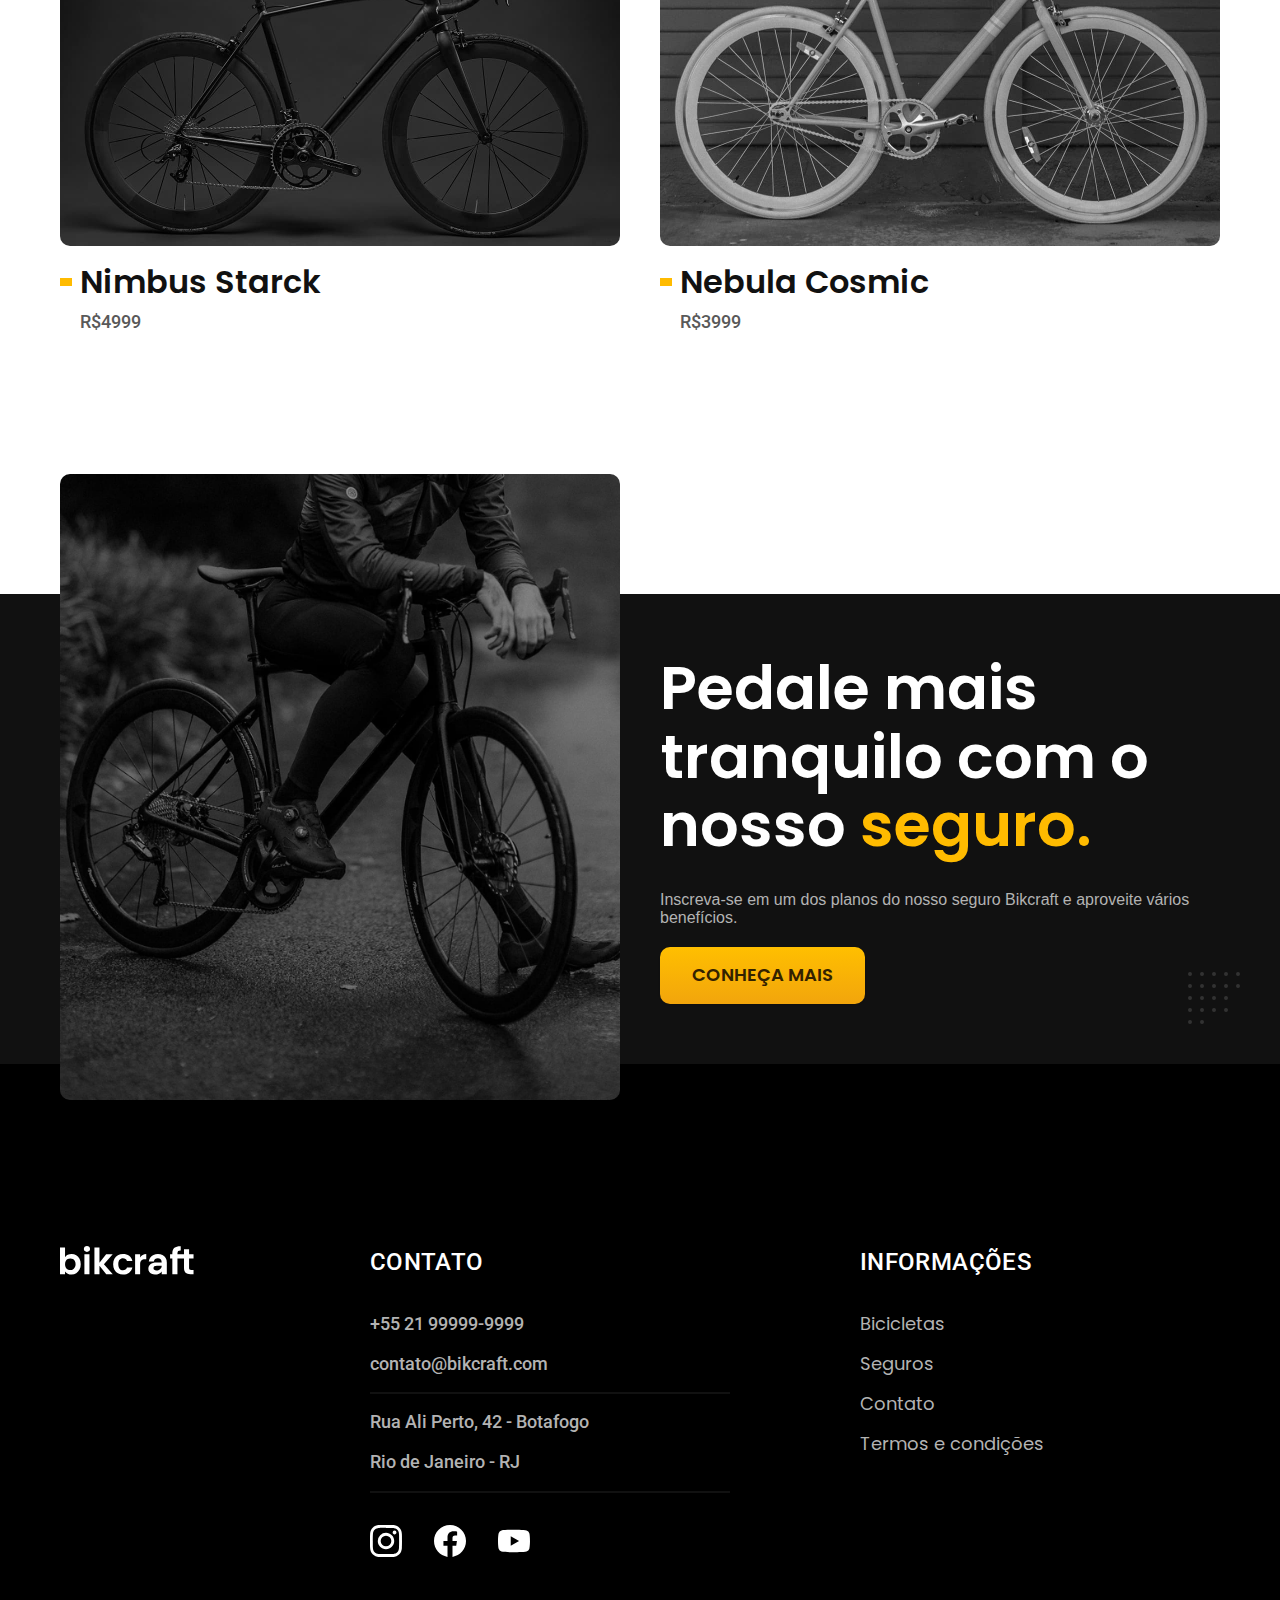
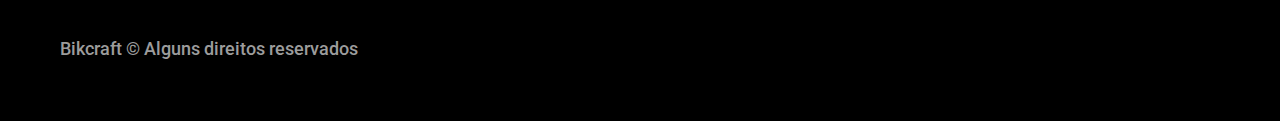
<file: bicicletas/magic.html>
<!DOCTYPE html>
<html lang="pt-BR">

<head>
  <meta charset="UTF-8">
  <meta name="viewport" content="width=device-width, initial-scale=1.0">


  <title>Magic Might | Bikcraft</title>
  <meta name="description" content="Magic Might">

  <link rel="stylesheet" href="../css/style.css">

  <link rel="preconnect" href="https://fonts.googleapis.com">
  <link rel="preconnect" href="https://fonts.gstatic.com" crossorigin>
  <link href="https://fonts.googleapis.com/css2?family=Merriweather:ital,opsz,wght@0,18..144,300..900;1,18..144,300..900&family=Poppins:ital,wght@0,100;0,200;0,300;0,400;0,500;0,600;0,700;0,800;0,900;1,100;1,200;1,300;1,400;1,500;1,600;1,700;1,800;1,900&family=Roboto:ital,wght@0,100..900;1,100..900&display=swap" rel="stylesheet">

</head>

<body id="bicicleta">
  <header class="header-bg">
    <div class="header container">
      <a href="../index.html">
        <img src="../img/bikcraft.svg" alt="Bikcraft">
      </a>
      <nav aria-label="primaria">
        <ul class="header-menu font-1-m cor-00">
          <li><a href="../bicicletas.html">Bicicletas</a></li>
          <li><a href="../seguros.html">Seguros</a></li>
          <li><a href="../contato.html">Contato</a></li>
        </ul>
      </nav>
    </div>
  </header>

  <main class="titulo-BG">
    <div>
      <div class="titulo container">
        <p class="font-2-xl cor-05">R$2499</p>
        <h1 class="font-1-xxl cor-00">Magic Might<span class="cor-a00">.</span></h1>
      </div>
    </div>

    <div class="bicicleta container">
      <div class="bicicleta-imagens">
        <a href="../bicicletas/magic.html"><img src="../img/bicicleta/nimbus3.jpg" alt=""></a>
        <a href="../bicicletas/nebula.html"><img src="../img/bicicleta/nimbus2.jpg" alt=""></a>
        <a href="../bicicletas/nimbus.html"><img src="../img/bicicleta/nimbus1.jpg" alt=""></a>
      </div>

      <div class="bicicleta-conteudo">
        <p class="font-2-l cor-05">A Magic Might é a melhor Bikcraft já criada pela nossa equipe. Ela vem equipada com os melhores acessórios, o que garante maior velocidade.</p>
        <div class="bicicleta-comprar">
          <a class="button" href="../orcamento.html">comprar agora</a>
          <span class="font-1-xs cor-06"><img src="../img/icones/entrega.svg" alt="">entrega em 5 dias</span>
          <span class="font-1-xs cor-06"><img src="../img/icones/estoque.svg" alt="">25 em estoque</span>
        </div>

        <h2 class="font-1-xs cor-00">Informações</h2>
        <ul class="bicicleta-informacoes">
          <li>
            <img src="../img/icones/eletrica.svg" alt="">
            <h3 class="font-1-m cor-00">Motor Elétrico</h3>
            <p class="font-2-xs cor-05">Permite você viajar distâncias inimagináveis com a sua bike.</p>
          </li>
          <li>
            <img src="../img/icones/velocidade.svg" alt="">
            <h3 class="font-1-m cor-00">45Km/h</h3>
            <p class="font-2-xs cor-05">A mais rápida bicicleta elétrica disponível hoje no mercado.</p>
          </li>
          <li>
            <img src="../img/icones/rastreador.svg" alt="">
            <h3 class="font-1-m cor-00">Rasatreador</h3>
            <p class="font-2-xs cor-05">Rastreador e sistema anti-furto para garantir o seu sossego.</p>
          </li>
          <li>
            <img src="../img/icones/carbono.svg" alt="">
            <h3 class="font-1-m cor-00">Fibra de carbono</h3>
            <p class="font-2-xs cor-05">Maior proteção possível para a sua Bikcraft com fibra de carbono.</p>
          </li>
        </ul>

        <h2 class="font-1-xs cor-00">Ficha Técnica</h2>
        <ul class="bicicleta-ficha font-2-s cor-04">
          <li>Peso <span>9Kg</span></li>
          <li>Altura <span>60Cm</span></li>
          <li>Comprimento <span>120Cm</span></li>
          <li>Largura <span>10Cm</span></li>
          <li>Marchas <span>16</span></li>
          <li>Aro <span>29</span></li>
        </ul>

      </div>

    </div>

  </main>

  <article class="bicicletas-lista container">
    <h2 class="font-1-xxl">escolha a sua<span class="cor-a00">.</span></h2>
    <ul>
      <li>
        <a href="../bicicletas/nimbus.html">
          <img src="../img/bibicletas/nimbus.jpg" alt="Nimbus Starck">
          <h3 class="font-1-xl">Nimbus Starck</h3>
          <span class="font-2-m cor-08">R$4999</span>
        </a>
      </li>

      <li>
        <a href="../bicicletas/nebula.html">
          <img src="../img/bibicletas/nebula.jpg" alt="Nebula Cosmic">
          <h3 class="font-1-xl">Nebula Cosmic</h3>
          <span class="font-2-m cor-08">R$3999</span>
        </a>
      </li>
    </ul>
  </article>

  <article class="seguro-BG">
    <div class="seguro container">

      <div class="seguro-img">
        <img src="../img/fotos/seguros.jpg" alt="Pessoa parada emcima de uma bicicleta">
      </div>

      <div class="seguro-conteudo">
        <h2 class="font-1-xxl cor-00">Pedale mais tranquilo com o nosso <span class="cor-a00">seguro.</span></h2>
        <p class="fon-2-l cor-05">Inscreva-se em um dos planos do nosso seguro Bikcraft e aproveite vários benefícios.</p>
        <a class="button" href="../seguros.html">conheça mais</a>
      </div>

    </div>
  </article>

  <footer class="footer-BG">
    <div class="footer container">
      <a href="../index.html">
        <img src="../img/bikcraft.svg" alt="Bikcraft">
      </a>
      <div class="footer-contato">
        <h3 class="font-2-l-b cor-00">Contato</h3>
        <ul class="font-2-m cor-05">
          <li><a href="">+55 21 99999-9999</a></li>
          <li><a href="">contato@bikcraft.com</a></li>
          <li>Rua Ali Perto, 42 - Botafogo</li>
          <li>Rio de Janeiro - RJ</li>
        </ul>
        <div class="footer-redes">
          <a href="../"><img src="../img/redes/instagram.svg" alt="Instagram"></a>
          <a href="../"><img src="../img/redes/facebook.svg" alt="facebook"></a>
          <a href="../"><img src="../img/redes/youtube.svg" alt="Youtube"></a>
        </div>
      </div>
      <div class="footer-infomacoes">
        <h3 class="font-2-l-b cor-00">Informações</h3>
        <nav>
          <ul class="font-1-m cor-05">
            <li><a href="../bicicletas.html">Bicicletas</a></li>
            <li><a href="../seguros.html">Seguros</a></li>
            <li><a href="../contato.html">Contato</a></li>
            <li><a href="../termos.html">Termos e condições</a></li>
          </ul>
        </nav>
      </div>
      <p class=" footer-copy font-2-m cor-06">Bikcraft © Alguns direitos reservados</p>
    </div>
  </footer>
</body>

</html>
</file>
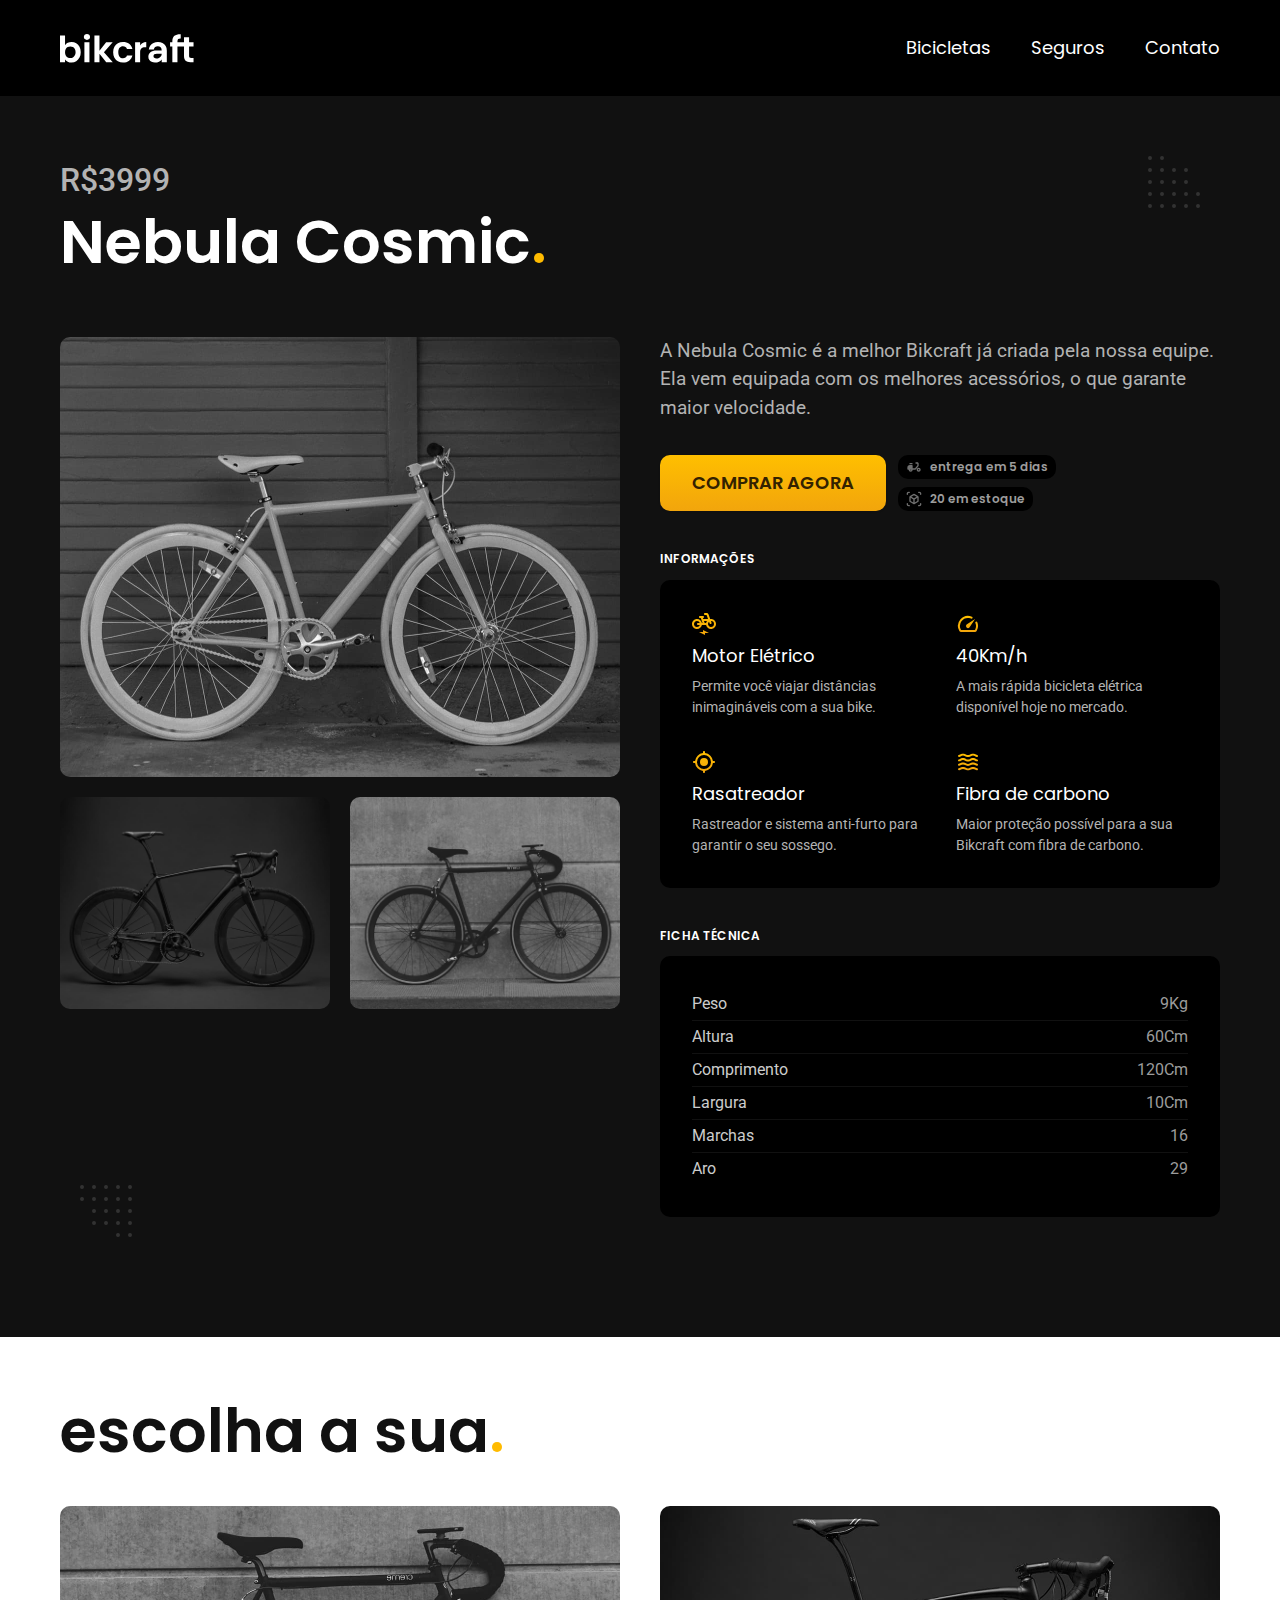
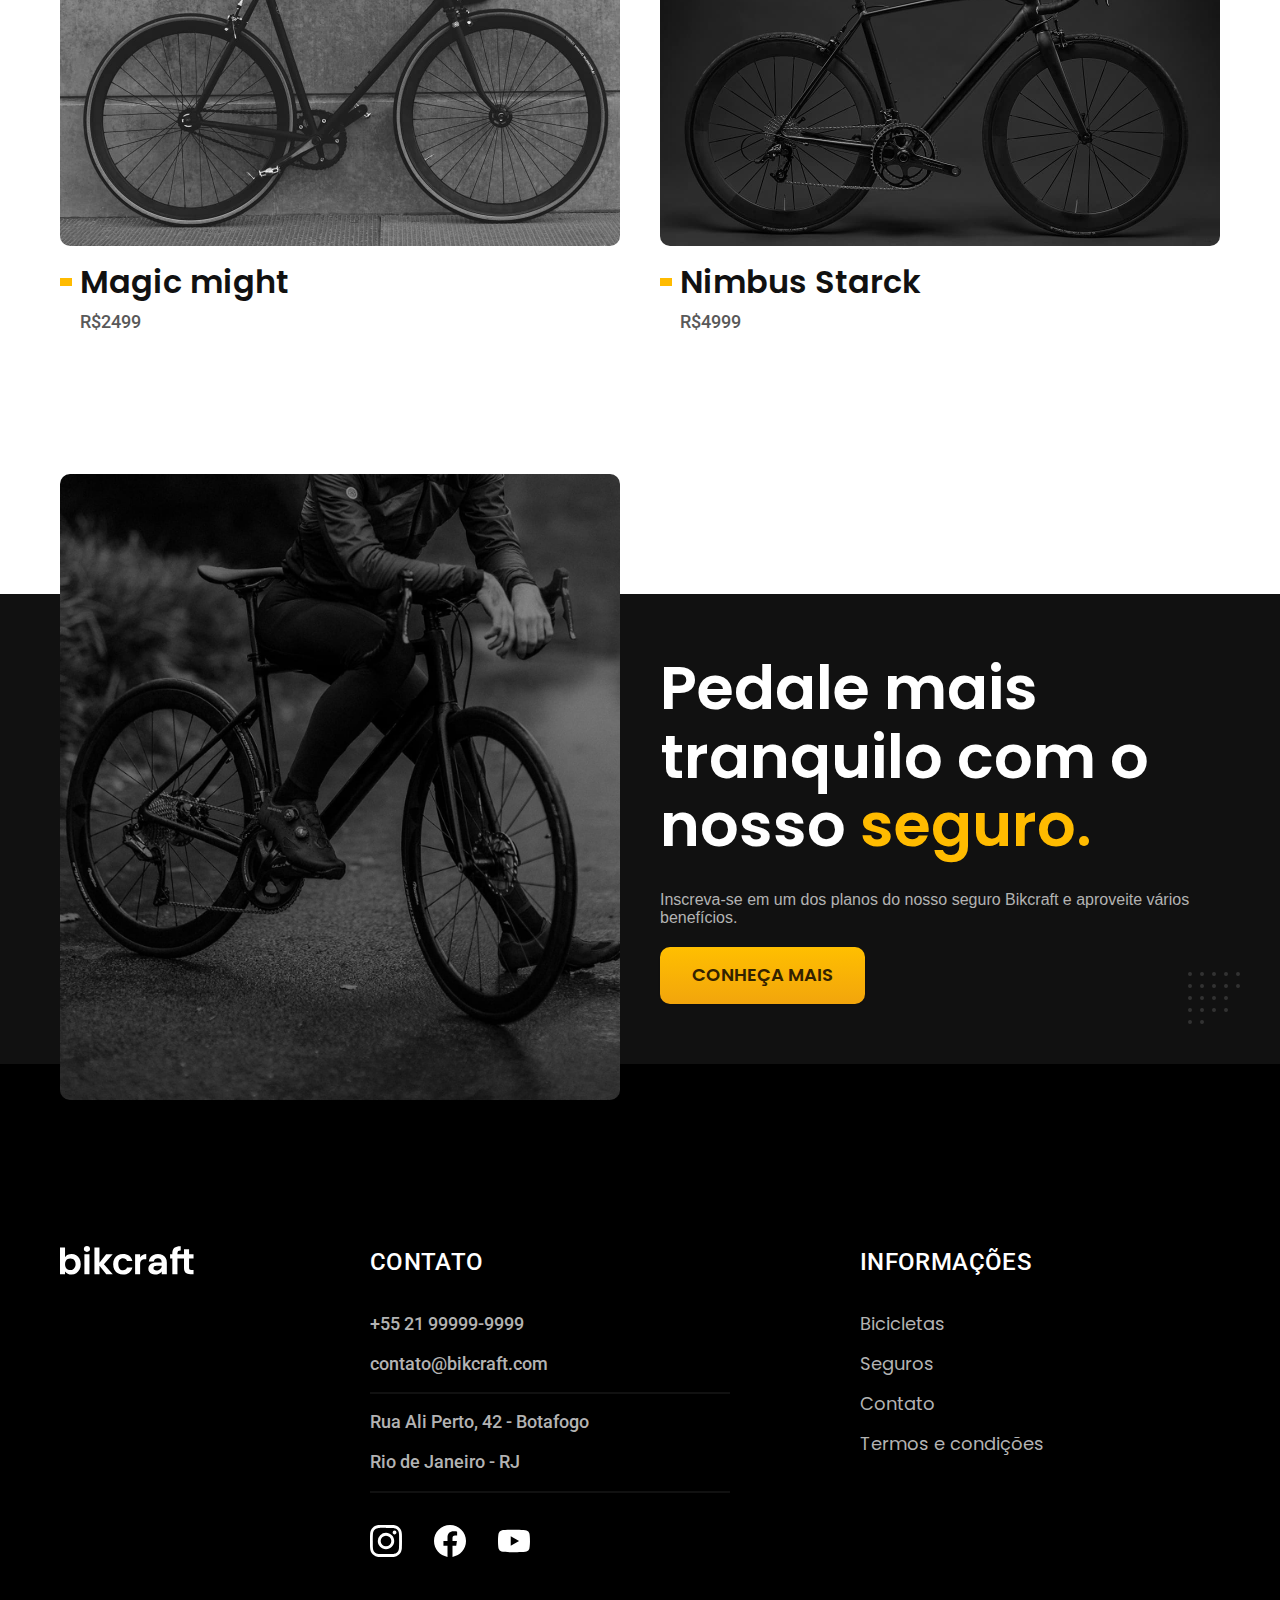
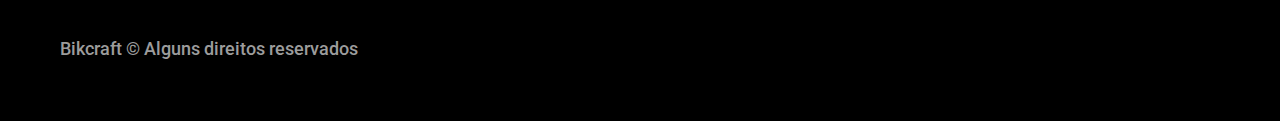
<file: bicicletas/nebula.html>
<!DOCTYPE html>
<html lang="pt-BR">

<head>
  <meta charset="UTF-8">
  <meta name="viewport" content="width=device-width, initial-scale=1.0">


  <title>Nebula Cosmic | Bikcraft</title>
  <meta name="description" content="Nebula Cosmic">

  <link rel="stylesheet" href="../css/style.css">

  <link rel="preconnect" href="https://fonts.googleapis.com">
  <link rel="preconnect" href="https://fonts.gstatic.com" crossorigin>
  <link href="https://fonts.googleapis.com/css2?family=Merriweather:ital,opsz,wght@0,18..144,300..900;1,18..144,300..900&family=Poppins:ital,wght@0,100;0,200;0,300;0,400;0,500;0,600;0,700;0,800;0,900;1,100;1,200;1,300;1,400;1,500;1,600;1,700;1,800;1,900&family=Roboto:ital,wght@0,100..900;1,100..900&display=swap" rel="stylesheet">

</head>

<body id="bicicleta">
  <header class="header-bg">
    <div class="header container">
      <a href="../index.html">
        <img src="../img/bikcraft.svg" alt="Bikcraft">
      </a>
      <nav aria-label="primaria">
        <ul class="header-menu font-1-m cor-00">
          <li><a href="../bicicletas.html">Bicicletas</a></li>
          <li><a href="../seguros.html">Seguros</a></li>
          <li><a href="../contato.html">Contato</a></li>
        </ul>
      </nav>
    </div>
  </header>

  <main class="titulo-BG">
    <div>
      <div class="titulo container">
        <p class="font-2-xl cor-05">R$3999</p>
        <h1 class="font-1-xxl cor-00">Nebula Cosmic<span class="cor-a00">.</span></h1>
      </div>
    </div>

    <div class="bicicleta container">
      <div class="bicicleta-imagens">
        <a href="../bicicletas/nebula.html"><img src="../img/bicicleta/nimbus2.jpg" alt=""></a>
        <a href="../bicicletas/nimbus.html"><img src="../img/bicicleta/nimbus1.jpg" alt=""></a>
        <a href="../bicicletas/magic.html"><img src="../img/bicicleta/nimbus3.jpg" alt=""></a>
      </div>

      <div class="bicicleta-conteudo">
        <p class="font-2-l cor-05">A Nebula Cosmic é a melhor Bikcraft já criada pela nossa equipe. Ela vem equipada com os melhores acessórios, o que garante maior velocidade.</p>
        <div class="bicicleta-comprar">
          <a class="button" href="../orcamento.html">comprar agora</a>
          <span class="font-1-xs cor-06"><img src="../img/icones/entrega.svg" alt="">entrega em 5 dias</span>
          <span class="font-1-xs cor-06"><img src="../img/icones/estoque.svg" alt="">20 em estoque</span>
        </div>

        <h2 class="font-1-xs cor-00">Informações</h2>
        <ul class="bicicleta-informacoes">
          <li>
            <img src="../img/icones/eletrica.svg" alt="">
            <h3 class="font-1-m cor-00">Motor Elétrico</h3>
            <p class="font-2-xs cor-05">Permite você viajar distâncias inimagináveis com a sua bike.</p>
          </li>
          <li>
            <img src="../img/icones/velocidade.svg" alt="">
            <h3 class="font-1-m cor-00">40Km/h</h3>
            <p class="font-2-xs cor-05">A mais rápida bicicleta elétrica disponível hoje no mercado.</p>
          </li>
          <li>
            <img src="../img/icones/rastreador.svg" alt="">
            <h3 class="font-1-m cor-00">Rasatreador</h3>
            <p class="font-2-xs cor-05">Rastreador e sistema anti-furto para garantir o seu sossego.</p>
          </li>
          <li>
            <img src="../img/icones/carbono.svg" alt="">
            <h3 class="font-1-m cor-00">Fibra de carbono</h3>
            <p class="font-2-xs cor-05">Maior proteção possível para a sua Bikcraft com fibra de carbono.</p>
          </li>
        </ul>

        <h2 class="font-1-xs cor-00">Ficha Técnica</h2>
        <ul class="bicicleta-ficha font-2-s cor-04">
          <li>Peso <span>9Kg</span></li>
          <li>Altura <span>60Cm</span></li>
          <li>Comprimento <span>120Cm</span></li>
          <li>Largura <span>10Cm</span></li>
          <li>Marchas <span>16</span></li>
          <li>Aro <span>29</span></li>
        </ul>

      </div>

    </div>

  </main>

  <article class="bicicletas-lista container">
    <h2 class="font-1-xxl">escolha a sua<span class="cor-a00">.</span></h2>
    <ul>
      <li>
        <a href="../bicicletas/magic.html">
          <img src="../img/bibicletas/magic.jpg" alt="Magic might">
          <h3 class="font-1-xl">Magic might</h3>
          <span class="font-2-m cor-08">R$2499</span>
        </a>
      </li>

      <li>
        <a href="../bicicletas/nimbus.html">
          <img src="../img/bibicletas/nimbus.jpg" alt="Nimbus Starck">
          <h3 class="font-1-xl">Nimbus Starck</h3>
          <span class="font-2-m cor-08">R$4999</span>
        </a>
      </li>
    </ul>
  </article>

  <article class="seguro-BG">
    <div class="seguro container">

      <div class="seguro-img">
        <img src="../img/fotos/seguros.jpg" alt="Pessoa parada emcima de uma bicicleta">
      </div>

      <div class="seguro-conteudo">
        <h2 class="font-1-xxl cor-00">Pedale mais tranquilo com o nosso <span class="cor-a00">seguro.</span></h2>
        <p class="fon-2-l cor-05">Inscreva-se em um dos planos do nosso seguro Bikcraft e aproveite vários benefícios.</p>
        <a class="button" href="../seguros.html">conheça mais</a>
      </div>

    </div>
  </article>

  <footer class="footer-BG">
    <div class="footer container">
      <a href="../index.html">
        <img src="../img/bikcraft.svg" alt="Bikcraft">
      </a>
      <div class="footer-contato">
        <h3 class="font-2-l-b cor-00">Contato</h3>
        <ul class="font-2-m cor-05">
          <li><a href="">+55 21 99999-9999</a></li>
          <li><a href="">contato@bikcraft.com</a></li>
          <li>Rua Ali Perto, 42 - Botafogo</li>
          <li>Rio de Janeiro - RJ</li>
        </ul>
        <div class="footer-redes">
          <a href="../"><img src="../img/redes/instagram.svg" alt="Instagram"></a>
          <a href="../"><img src="../img/redes/facebook.svg" alt="facebook"></a>
          <a href="../"><img src="../img/redes/youtube.svg" alt="Youtube"></a>
        </div>
      </div>
      <div class="footer-infomacoes">
        <h3 class="font-2-l-b cor-00">Informações</h3>
        <nav>
          <ul class="font-1-m cor-05">
            <li><a href="../bicicletas.html">Bicicletas</a></li>
            <li><a href="../seguros.html">Seguros</a></li>
            <li><a href="../contato.html">Contato</a></li>
            <li><a href="../termos.html">Termos e condições</a></li>
          </ul>
        </nav>
      </div>
      <p class=" footer-copy font-2-m cor-06">Bikcraft © Alguns direitos reservados</p>
    </div>
  </footer>
</body>

</html>
</file>
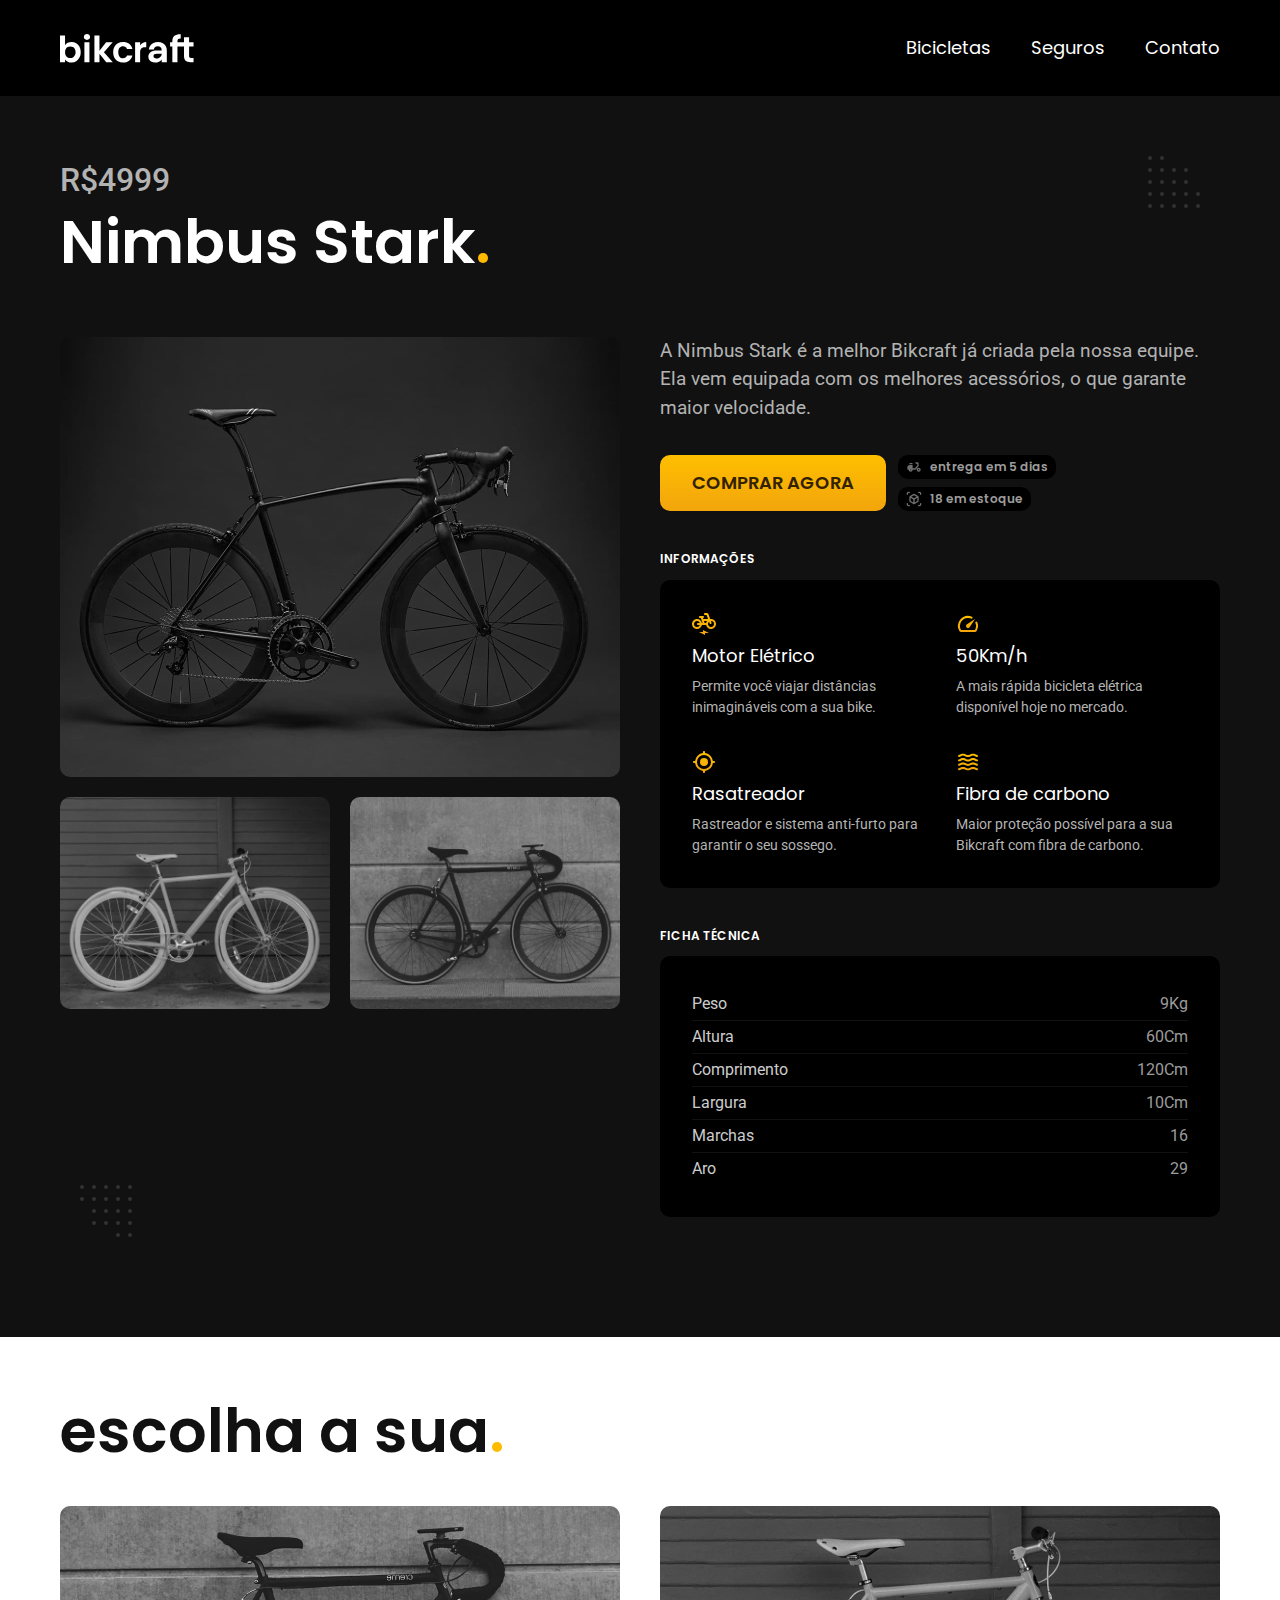
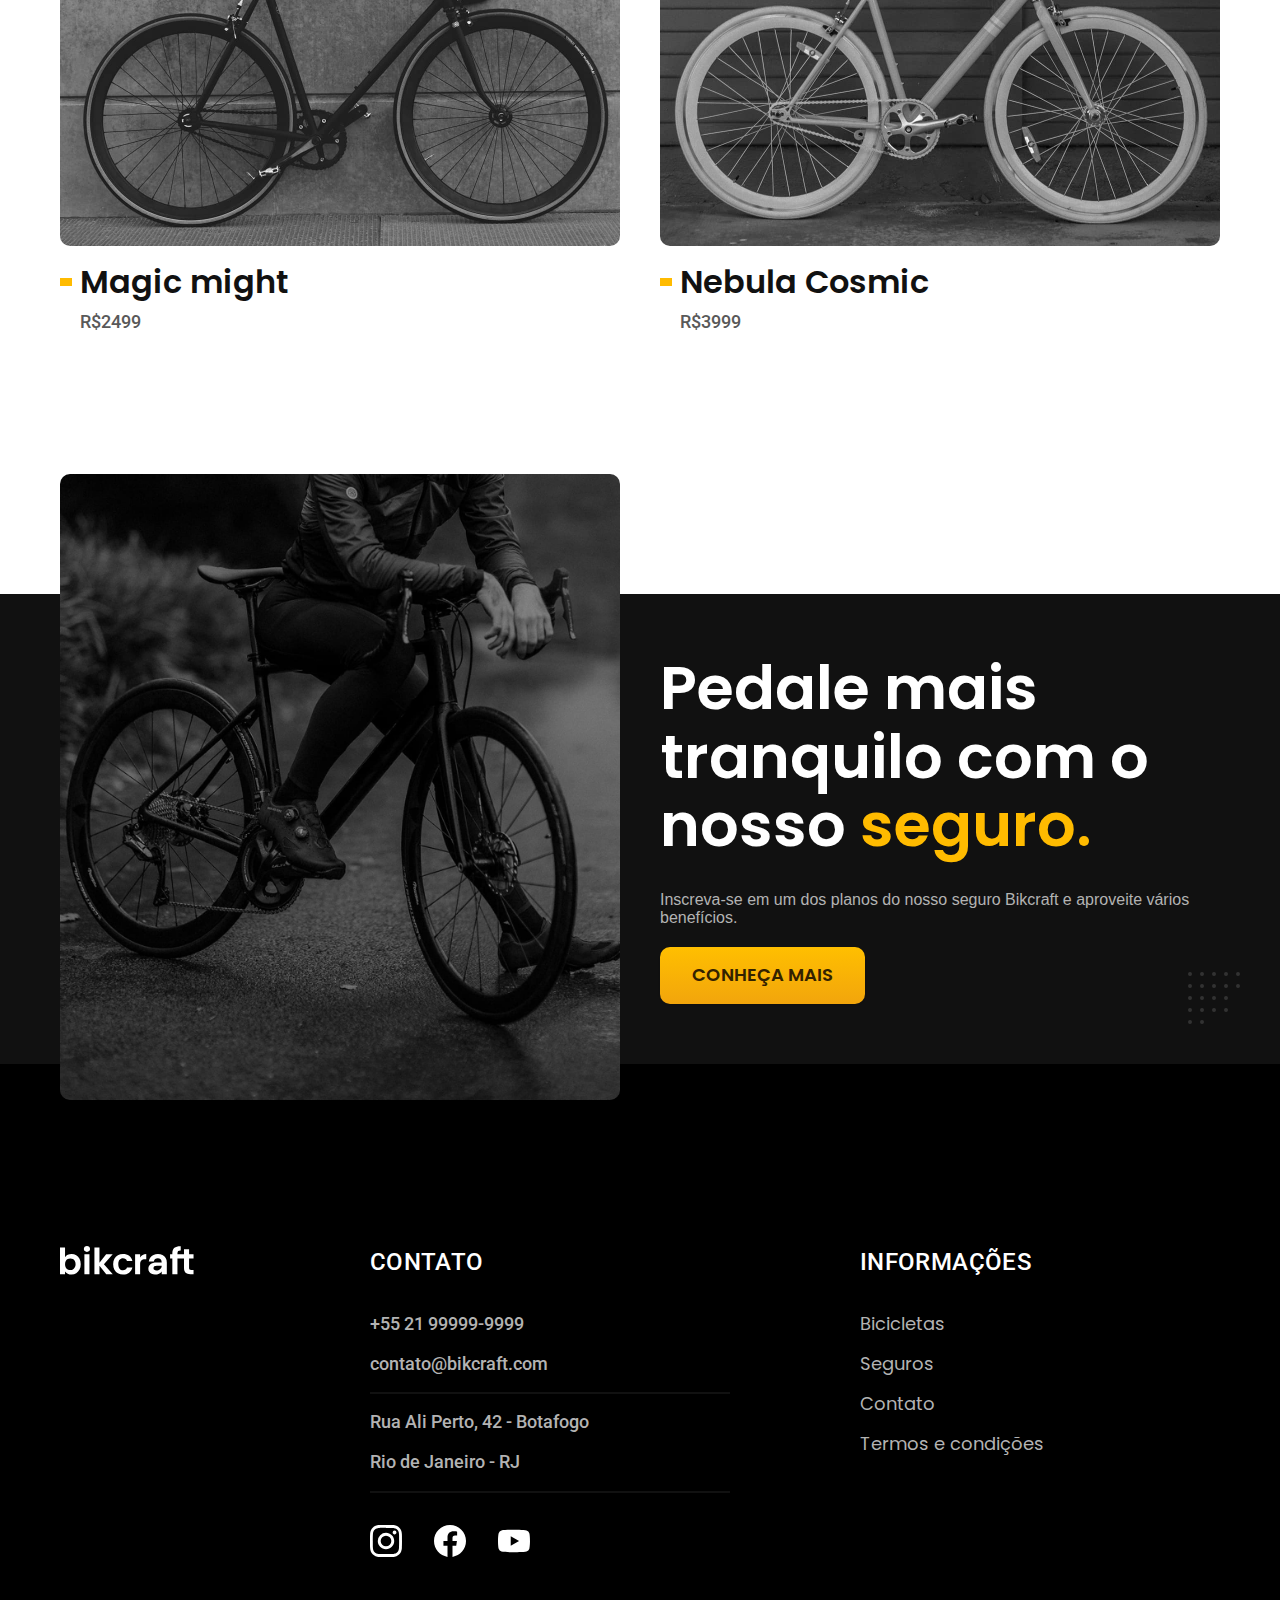
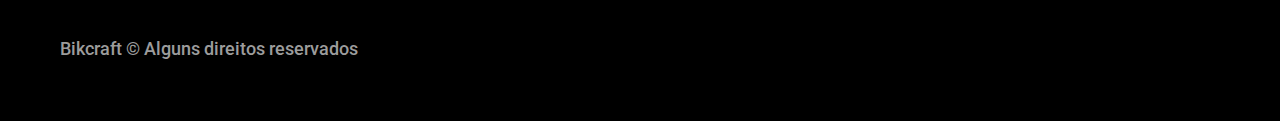
<file: bicicletas/nimbus.html>
<!DOCTYPE html>
<html lang="pt-BR">

<head>
  <meta charset="UTF-8">
  <meta name="viewport" content="width=device-width, initial-scale=1.0">


  <title>Nimbus Starck | Bikcraft</title>
  <meta name="description" content="Nimbus Starck">

  <link rel="stylesheet" href="../css/style.css">

  <link rel="preconnect" href="https://fonts.googleapis.com">
  <link rel="preconnect" href="https://fonts.gstatic.com" crossorigin>
  <link href="https://fonts.googleapis.com/css2?family=Merriweather:ital,opsz,wght@0,18..144,300..900;1,18..144,300..900&family=Poppins:ital,wght@0,100;0,200;0,300;0,400;0,500;0,600;0,700;0,800;0,900;1,100;1,200;1,300;1,400;1,500;1,600;1,700;1,800;1,900&family=Roboto:ital,wght@0,100..900;1,100..900&display=swap" rel="stylesheet">

</head>

<body id="bicicleta">
  <header class="header-bg">
    <div class="header container">
      <a href="../index.html">
        <img src="../img/bikcraft.svg" alt="Bikcraft">
      </a>
      <nav aria-label="primaria">
        <ul class="header-menu font-1-m cor-00">
          <li><a href="../bicicletas.html">Bicicletas</a></li>
          <li><a href="../seguros.html">Seguros</a></li>
          <li><a href="../contato.html">Contato</a></li>
        </ul>
      </nav>
    </div>
  </header>

  <main class="titulo-BG">
    <div>
      <div class="titulo container">
        <p class="font-2-xl cor-05">R$4999</p>
        <h1 class="font-1-xxl cor-00">Nimbus Stark<span class="cor-a00">.</span></h1>
      </div>
    </div>

    <div class="bicicleta container">
      <div class="bicicleta-imagens">
        <a href="../bicicletas/nimbus.html"><img src="../img/bicicleta/nimbus1.jpg" alt=""></a>
        <a href="../bicicletas/nebula.html"><img src="../img/bicicleta/nimbus2.jpg" alt=""></a>
        <a href="../bicicletas/magic.html"><img src="../img/bicicleta/nimbus3.jpg" alt=""></a>
      </div>

      <div class="bicicleta-conteudo">
        <p class="font-2-l cor-05">A Nimbus Stark é a melhor Bikcraft já criada pela nossa equipe. Ela vem equipada com os melhores acessórios, o que garante maior velocidade.</p>
        <div class="bicicleta-comprar">
          <a class="button" href="../orcamento.html">comprar agora</a>
          <span class="font-1-xs cor-06"><img src="../img/icones/entrega.svg" alt="">entrega em 5 dias</span>
          <span class="font-1-xs cor-06"><img src="../img/icones/estoque.svg" alt="">18 em estoque</span>
        </div>

        <h2 class="font-1-xs cor-00">Informações</h2>
        <ul class="bicicleta-informacoes">
          <li>
            <img src="../img/icones/eletrica.svg" alt="">
            <h3 class="font-1-m cor-00">Motor Elétrico</h3>
            <p class="font-2-xs cor-05">Permite você viajar distâncias inimagináveis com a sua bike.</p>
          </li>
          <li>
            <img src="../img/icones/velocidade.svg" alt="">
            <h3 class="font-1-m cor-00">50Km/h</h3>
            <p class="font-2-xs cor-05">A mais rápida bicicleta elétrica disponível hoje no mercado.</p>
          </li>
          <li>
            <img src="../img/icones/rastreador.svg" alt="">
            <h3 class="font-1-m cor-00">Rasatreador</h3>
            <p class="font-2-xs cor-05">Rastreador e sistema anti-furto para garantir o seu sossego.</p>
          </li>
          <li>
            <img src="../img/icones/carbono.svg" alt="">
            <h3 class="font-1-m cor-00">Fibra de carbono</h3>
            <p class="font-2-xs cor-05">Maior proteção possível para a sua Bikcraft com fibra de carbono.</p>
          </li>
        </ul>

        <h2 class="font-1-xs cor-00">Ficha Técnica</h2>
        <ul class="bicicleta-ficha font-2-s cor-04">
          <li>Peso <span>9Kg</span></li>
          <li>Altura <span>60Cm</span></li>
          <li>Comprimento <span>120Cm</span></li>
          <li>Largura <span>10Cm</span></li>
          <li>Marchas <span>16</span></li>
          <li>Aro <span>29</span></li>
        </ul>

      </div>

    </div>

  </main>

  <article class="bicicletas-lista container">
    <h2 class="font-1-xxl">escolha a sua<span class="cor-a00">.</span></h2>
    <ul>
      <li>
        <a href="../bicicletas/magic.html">
          <img src="../img/bibicletas/magic.jpg" alt="Magic might">
          <h3 class="font-1-xl">Magic might</h3>
          <span class="font-2-m cor-08">R$2499</span>
        </a>
      </li>

      <li>
        <a href="../bicicletas/nebula.html">
          <img src="../img/bibicletas/nebula.jpg" alt="Nebula Cosmic">
          <h3 class="font-1-xl">Nebula Cosmic</h3>
          <span class="font-2-m cor-08">R$3999</span>
        </a>
      </li>
    </ul>
  </article>

  <article class="seguro-BG">
    <div class="seguro container">

      <div class="seguro-img">
        <img src="../img/fotos/seguros.jpg" alt="Pessoa parada emcima de uma bicicleta">
      </div>

      <div class="seguro-conteudo">
        <h2 class="font-1-xxl cor-00">Pedale mais tranquilo com o nosso <span class="cor-a00">seguro.</span></h2>
        <p class="fon-2-l cor-05">Inscreva-se em um dos planos do nosso seguro Bikcraft e aproveite vários benefícios.</p>
        <a class="button" href="../seguros.html">conheça mais</a>
      </div>

    </div>
  </article>

  <footer class="footer-BG">
    <div class="footer container">
      <a href="../index.html">
        <img src="../img/bikcraft.svg" alt="Bikcraft">
      </a>
      <div class="footer-contato">
        <h3 class="font-2-l-b cor-00">Contato</h3>
        <ul class="font-2-m cor-05">
          <li><a href="">+55 21 99999-9999</a></li>
          <li><a href="">contato@bikcraft.com</a></li>
          <li>Rua Ali Perto, 42 - Botafogo</li>
          <li>Rio de Janeiro - RJ</li>
        </ul>
        <div class="footer-redes">
          <a href="../"><img src="../img/redes/instagram.svg" alt="Instagram"></a>
          <a href="../"><img src="../img/redes/facebook.svg" alt="facebook"></a>
          <a href="../"><img src="../img/redes/youtube.svg" alt="Youtube"></a>
        </div>
      </div>
      <div class="footer-infomacoes">
        <h3 class="font-2-l-b cor-00">Informações</h3>
        <nav>
          <ul class="font-1-m cor-05">
            <li><a href="../bicicletas.html">Bicicletas</a></li>
            <li><a href="../seguros.html">Seguros</a></li>
            <li><a href="../contato.html">Contato</a></li>
            <li><a href="../termos.html">Termos e condições</a></li>
          </ul>
        </nav>
      </div>
      <p class=" footer-copy font-2-m cor-06">Bikcraft © Alguns direitos reservados</p>
    </div>
  </footer>
</body>

</html>
</file>
<file: css/style.css>
@import './global/global.css';
@import './utilidades/tipografia.css';
@import './utilidades/cores.css';

@import './global/header.css';
@import './global/footer.css';

/* UTILIDADES */
@import './utilidades/componentes.css';
@import './utilidades/formulario.css';

/* HOME */
@import './home/introducao.css';
@import './home/tecnologia.css';
@import './home/parceiros.css';
@import './home/depoimento.css';


/* BICICLETAS */
@import './bicicletas/bicicletas-lista.css';
@import './bicicletas/bicicletas.css';

/* BICICLETA */
@import './bicicleta/bicicleta.css';
@import './bicicleta/seguro.css';

/* SEGUROS */
@import './seguros/seguros.css';
@import './seguros/vantagens.css';
@import './seguros/perguntas.css';

/* TERMOS */
@import './termos/termos.css';

/* CONTATO */
@import './contato/contato.css';
@import './contato/lojas.css';

/* ORCAMENTO */
@import './orcamento/orcamento.css';
</file>
